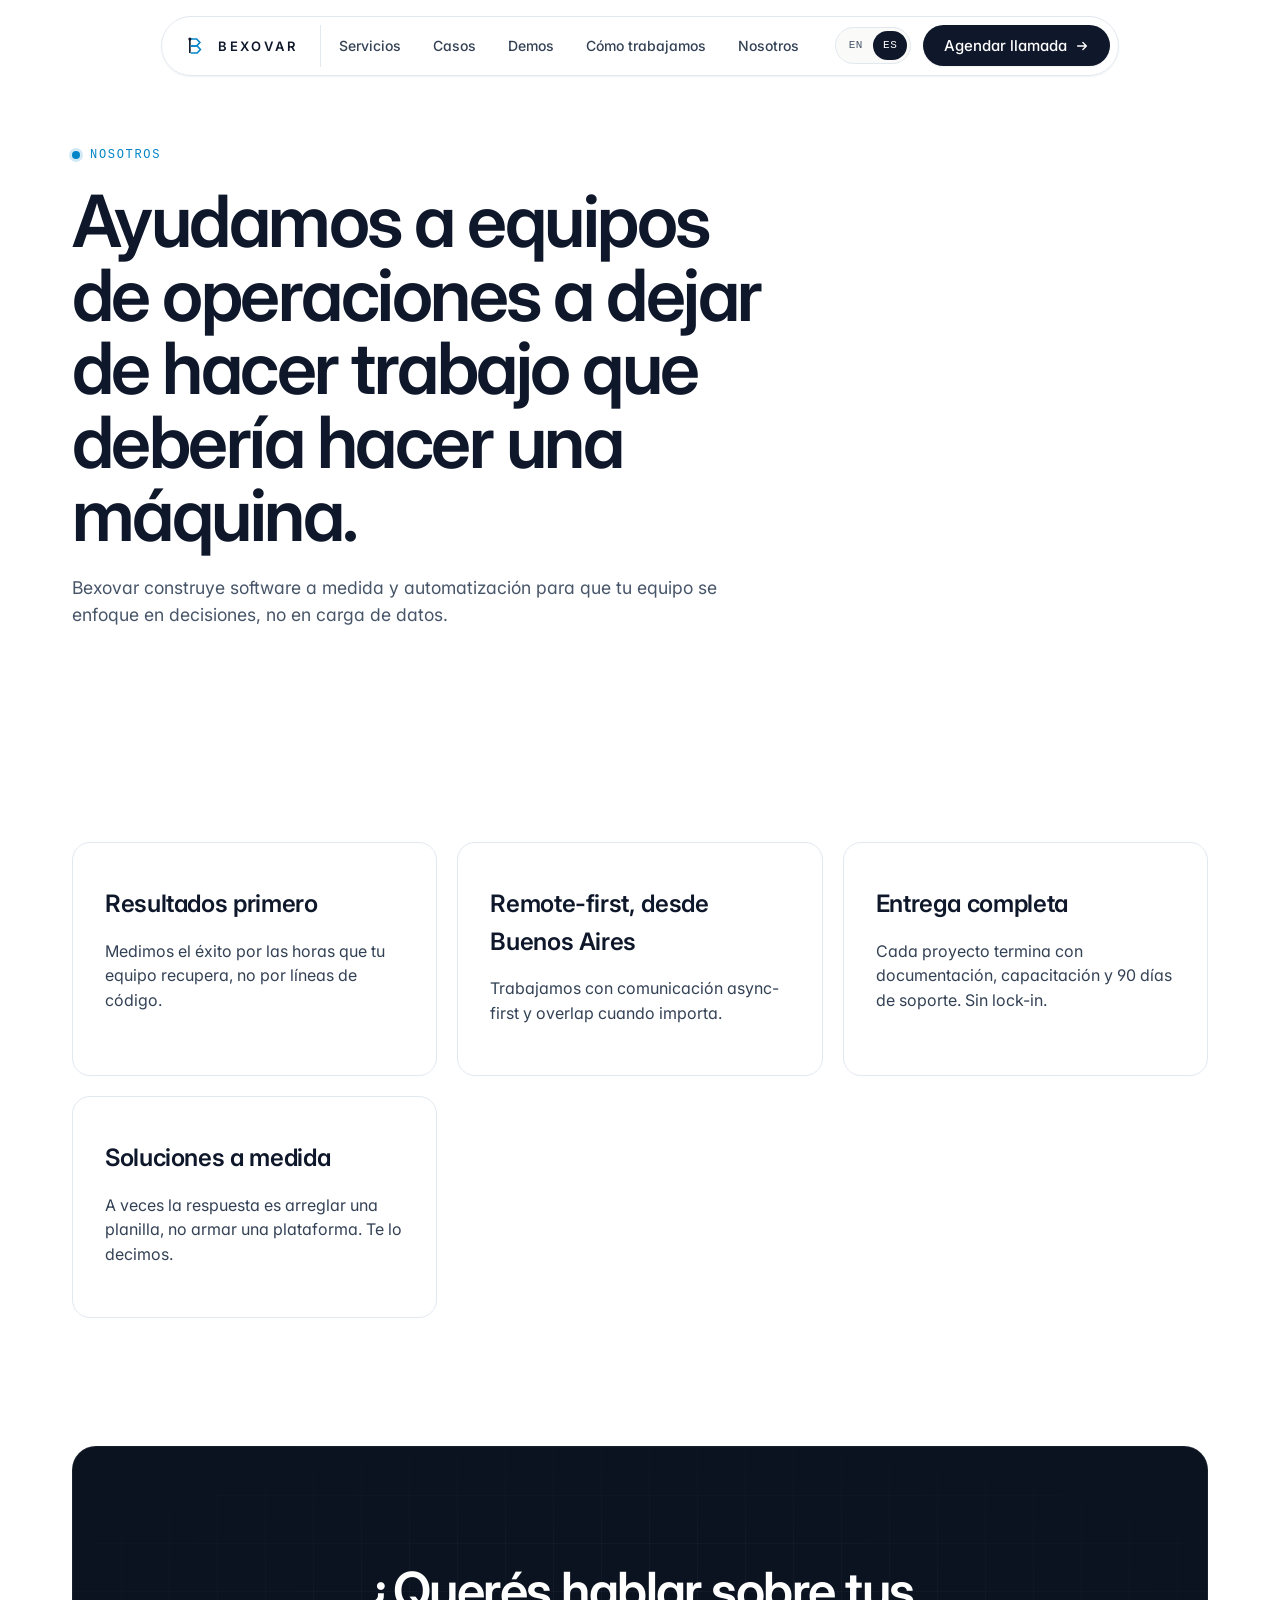
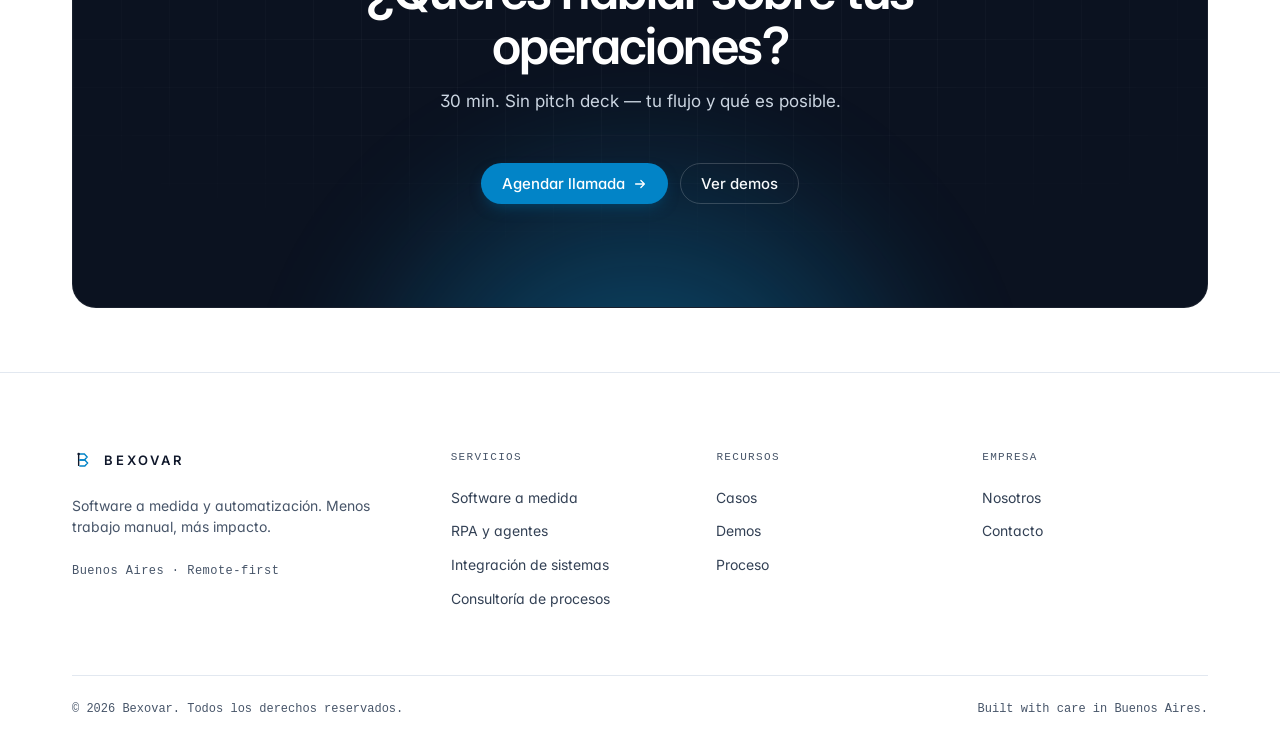
<file: about.html>
<!doctype html>
<html lang="es" data-initial-lang="es">
<head>
<meta charset="utf-8">
<meta name="viewport" content="width=device-width, initial-scale=1">
<title>Nosotros — Bexovar</title>
<meta name="description" content="Software a medida y automatización desde Buenos Aires. Conocé cómo trabajamos.">
<link rel="icon" type="image/svg+xml" href="assets/favicon.svg">
<meta property="og:title" content="Nosotros — Bexovar">
<meta property="og:description" content="Software a medida y automatización desde Buenos Aires. Conocé cómo trabajamos.">
<meta property="og:image" content="https://bexovar.com.ar/brand/bexovar-5a-1024.png">
<meta property="og:type" content="website">
<meta name="twitter:card" content="summary_large_image">
<meta name="twitter:image" content="https://bexovar.com.ar/brand/bexovar-5a-1024.png">
<link rel="preconnect" href="https://fonts.googleapis.com">
<link rel="preconnect" href="https://fonts.gstatic.com" crossorigin>
<link rel="stylesheet" href="https://fonts.googleapis.com/css2?family=Inter:wght@400;500;600;700&display=swap">
<link rel="stylesheet" href="site.css?v=8">
</head>
<body>

<a class="bx-sr-only" href="#main">Skip to content</a>

<!-- ───────── Header ───────── -->
<header class="bx-header" role="banner">
  <div class="bx-header__inner">
    <a class="bx-header__brand" href="index.html" aria-label="Bexovar home">
      <svg width="26" height="26" viewBox="0 0 48 48" fill="none" aria-hidden="true">
        <rect x="13" y="11" width="3" height="26" fill="currentColor"/>
        <path d="M16 11 L27 11 L33 17.5 L27 24 L16 24" stroke="#0284c7" stroke-width="3" stroke-linejoin="miter" fill="none"/>
        <path d="M16 24 L28 24 L34 30.5 L28 37 L16 37" stroke="#0284c7" stroke-width="3" stroke-linejoin="miter" fill="none"/>
        <circle cx="14.5" cy="11" r="2.8" fill="currentColor"/>
      </svg>
      <span>BEXOVAR</span>
    </a>
    <nav class="bx-header__nav" aria-label="Primary">
      <a href="index.html#services" data-nav="services">Services</a>
      <a href="index.html#cases"    data-nav="caseStudies">Case studies</a>
      <a href="index.html#demos"    data-nav="demos">Demos</a>
      <a href="index.html#process"  data-nav="howWeWork">How we work</a>
      <a href="about.html" data-nav="about">About</a>
    </nav>
    <div class="bx-header__right">
      <div class="bx-lang" role="group" aria-label="Language">
        <button data-bx-lang="en" aria-pressed="false">EN</button>
        <button data-bx-lang="es" aria-pressed="true">ES</button>
      </div>
      <a class="bx-btn bx-btn--primary bx-btn--arrow bx-header__cta" href="https://calendly.com/bexovar/30min" target="_blank" rel="noopener" data-cta-book>
        <span>Agendar llamada</span>
        <svg width="14" height="14" viewBox="0 0 16 16" fill="none"><path d="M3 8h10M9 4l4 4-4 4" stroke="currentColor" stroke-width="1.5" stroke-linecap="round" stroke-linejoin="round"/></svg>
      </a>
      <button class="bx-burger" aria-label="Menu" aria-expanded="false">
        <svg width="18" height="18" viewBox="0 0 24 24" fill="none"><path d="M4 7h16M4 12h16M4 17h16" stroke="currentColor" stroke-width="1.8" stroke-linecap="round"/></svg>
      </button>
    </div>
  </div>
</header>

<aside class="bx-mobile-panel" aria-label="Mobile menu">
  <a href="index.html#services" data-nav="services">Services</a>
  <a href="index.html#cases"    data-nav="caseStudies">Case studies</a>
  <a href="index.html#demos"    data-nav="demos">Demos</a>
  <a href="index.html#process"  data-nav="howWeWork">How we work</a>
  <a href="about.html"          data-nav="about">About</a>
  <div style="display:flex;justify-content:space-between;align-items:center;margin-top:14px">
    <div class="bx-lang" role="group" aria-label="Language">
      <button data-bx-lang="en" aria-pressed="false">EN</button>
      <button data-bx-lang="es" aria-pressed="true">ES</button>
    </div>
    <a class="bx-btn bx-btn--primary" href="https://calendly.com/bexovar/30min" target="_blank" rel="noopener" data-cta-book>Agendar llamada</a>
  </div>
</aside>

<main id="main">

  <!-- ───────── About Hero ───────── -->
  <section class="bx-section" style="padding-top:140px">
    <div class="bx-container">
      <div class="bx-secthead bx-reveal" style="max-width:720px">
        <span class="bx-eyebrow" id="about-eyebrow">Nosotros</span>
        <h1 class="bx-h1" style="margin-top:18px" id="about-title">Ayudamos a equipos de operaciones a dejar de hacer trabajo que debería hacer una máquina.</h1>
        <p class="bx-lede" style="margin-top:22px" id="about-subtitle">Bexovar construye software a medida y automatización para que tu equipo se enfoque en decisiones, no en carga de datos.</p>
      </div>
    </div>
  </section>

  <!-- ───────── Values ───────── -->
  <section class="bx-section bx-section--tight">
    <div class="bx-container">
      <div class="bx-services bx-stagger" id="about-values" style="grid-template-columns:repeat(auto-fit,minmax(280px,1fr))"></div>
    </div>
  </section>

  <!-- ───────── CTA ───────── -->
  <section class="bx-section bx-section--tight">
    <div class="bx-container">
      <div class="bx-cta bx-reveal">
        <div class="bx-cta__grid" aria-hidden="true"></div>
        <div class="bx-cta__glow" aria-hidden="true"></div>
        <div class="bx-cta__content">
          <h2 class="bx-h2" style="color:#fff;margin-top:14px" id="about-cta-heading">¿Querés hablar sobre tus operaciones?</h2>
          <p id="about-cta-subtitle">30 min. Sin pitch deck — tu flujo y qué es posible.</p>
          <div class="bx-cta__ctas">
            <a class="bx-btn bx-btn--accent bx-btn--arrow" href="https://calendly.com/bexovar/30min" target="_blank" rel="noopener">
              <span data-cta-book>Agendar llamada</span>
              <svg width="14" height="14" viewBox="0 0 16 16" fill="none"><path d="M3 8h10M9 4l4 4-4 4" stroke="currentColor" stroke-width="1.5" stroke-linecap="round" stroke-linejoin="round"/></svg>
            </a>
            <a class="bx-btn bx-btn--ghost" href="index.html#demos" data-cta-demos>Ver demos</a>
          </div>
        </div>
      </div>
    </div>
  </section>

  <!-- ───────── Footer ───────── -->
  <footer class="bx-footer" role="contentinfo">
    <div class="bx-container">
      <div class="bx-footer__grid">
        <div class="bx-footer__brand">
          <a class="bx-header__brand" href="index.html" aria-label="Bexovar home">
            <svg width="22" height="22" viewBox="0 0 48 48" fill="none" aria-hidden="true">
              <rect x="13" y="11" width="3" height="26" fill="currentColor"/>
              <path d="M16 11 L27 11 L33 17.5 L27 24 L16 24" stroke="#0284c7" stroke-width="3" stroke-linejoin="miter" fill="none"/>
              <path d="M16 24 L28 24 L34 30.5 L28 37 L16 37" stroke="#0284c7" stroke-width="3" stroke-linejoin="miter" fill="none"/>
              <circle cx="14.5" cy="11" r="2.8" fill="currentColor"/>
            </svg>
            <span>BEXOVAR</span>
          </a>
          <p data-txt="footer.tagline"></p>
          <div class="bx-mono bx-mt" data-txt="footer.location" style="font-size:12px;letter-spacing:0.04em;color:var(--bx-ink-50)">Buenos Aires · Remote-first</div>
        </div>
        <div class="bx-footer__col">
          <h4 data-txt="footer.servicesHeading">Servicios</h4>
          <div id="footer-services"></div>
        </div>
        <div class="bx-footer__col">
          <h4 data-txt="footer.resourcesHeading">Recursos</h4>
          <div id="footer-resources"></div>
        </div>
        <div class="bx-footer__col">
          <h4 data-txt="footer.companyHeading">Empresa</h4>
          <div id="footer-company"></div>
        </div>
      </div>
      <div class="bx-footer__bottom">
        <span data-txt="footer.copyright">© 2026 Bexovar. Todos los derechos reservados.</span>
        <span>Built with care in Buenos Aires.</span>
      </div>
    </div>
  </footer>

</main>

<script src="i18n.js?v=3"></script>
<script src="site.js?v=2"></script>
<script>
(function () {
  function render() {
    const lang = document.documentElement.dataset.lang;
    const t = window.BX_I18N[lang];
    const a = t.about;

    // Nav text
    document.querySelectorAll('[data-nav]').forEach(el => {
      const key = el.dataset.nav;
      if (t.nav[key]) el.textContent = t.nav[key];
    });

    // CTA button text
    document.querySelectorAll('[data-cta-book]').forEach(el => {
      const span = el.querySelector('span');
      if (span) span.textContent = t.cta.book; else el.textContent = t.cta.book;
    });
    document.querySelectorAll('[data-cta-demos]').forEach(el => el.textContent = t.cta.seeDemos);

    // Text bindings
    document.querySelectorAll('[data-txt]').forEach(el => {
      const path = el.dataset.txt.split('.');
      let v = t;
      for (const p of path) v = v?.[p];
      if (typeof v === 'string') el.textContent = v;
    });

    // About content
    document.getElementById('about-eyebrow').textContent = t.nav.about;
    document.getElementById('about-title').textContent = a.title;
    document.getElementById('about-subtitle').textContent = a.subtitle;
    document.getElementById('about-cta-heading').textContent = a.ctaHeading;
    document.getElementById('about-cta-subtitle').textContent = a.ctaSubtitle;

    // Values grid
    const grid = document.getElementById('about-values');
    grid.innerHTML = a.values.map(v => `
      <div class="bx-service bx-reveal" style="cursor:default">
        <h3 class="bx-service__title">${bxEscape(v.title)}</h3>
        <p class="bx-service__tagline">${bxEscape(v.body)}</p>
      </div>
    `).join('');

    // Footer
    const svcLinks = t.services.items.map(s => `<a href="services/${bxEscape(s.slug)}.html">${bxEscape(s.title)}</a>`).join('');
    document.getElementById('footer-services').innerHTML = svcLinks;
    document.getElementById('footer-resources').innerHTML = t.footer.resources.map(l => `<a href="${bxEscape(l.href)}">${bxEscape(l.label)}</a>`).join('');
    document.getElementById('footer-company').innerHTML  = t.footer.companyLinks.map(l => `<a href="${bxEscape(l.href)}">${bxEscape(l.label)}</a>`).join('');

    // Re-observe reveals
    if ('IntersectionObserver' in window && document.documentElement.dataset.reveal === 'on') {
      const io = new IntersectionObserver((entries) => {
        entries.forEach(e => {
          if (e.isIntersecting) { e.target.dataset.visible = 'true'; io.unobserve(e.target); }
        });
      }, { rootMargin: '0px 0px -5% 0px', threshold: 0.01 });
      document.querySelectorAll('.bx-reveal:not([data-visible="true"])').forEach(el => io.observe(el));
    }

    // Stagger
    document.querySelectorAll('.bx-stagger').forEach((group) => {
      [...group.querySelectorAll('.bx-reveal')].forEach((el, i) => {
        el.style.setProperty('--bx-reveal-delay', `${i * 70}ms`);
      });
    });
  }

  window.bxRender = render;
  document.addEventListener('DOMContentLoaded', render);
})();
</script>

</body>
</html>
</file>
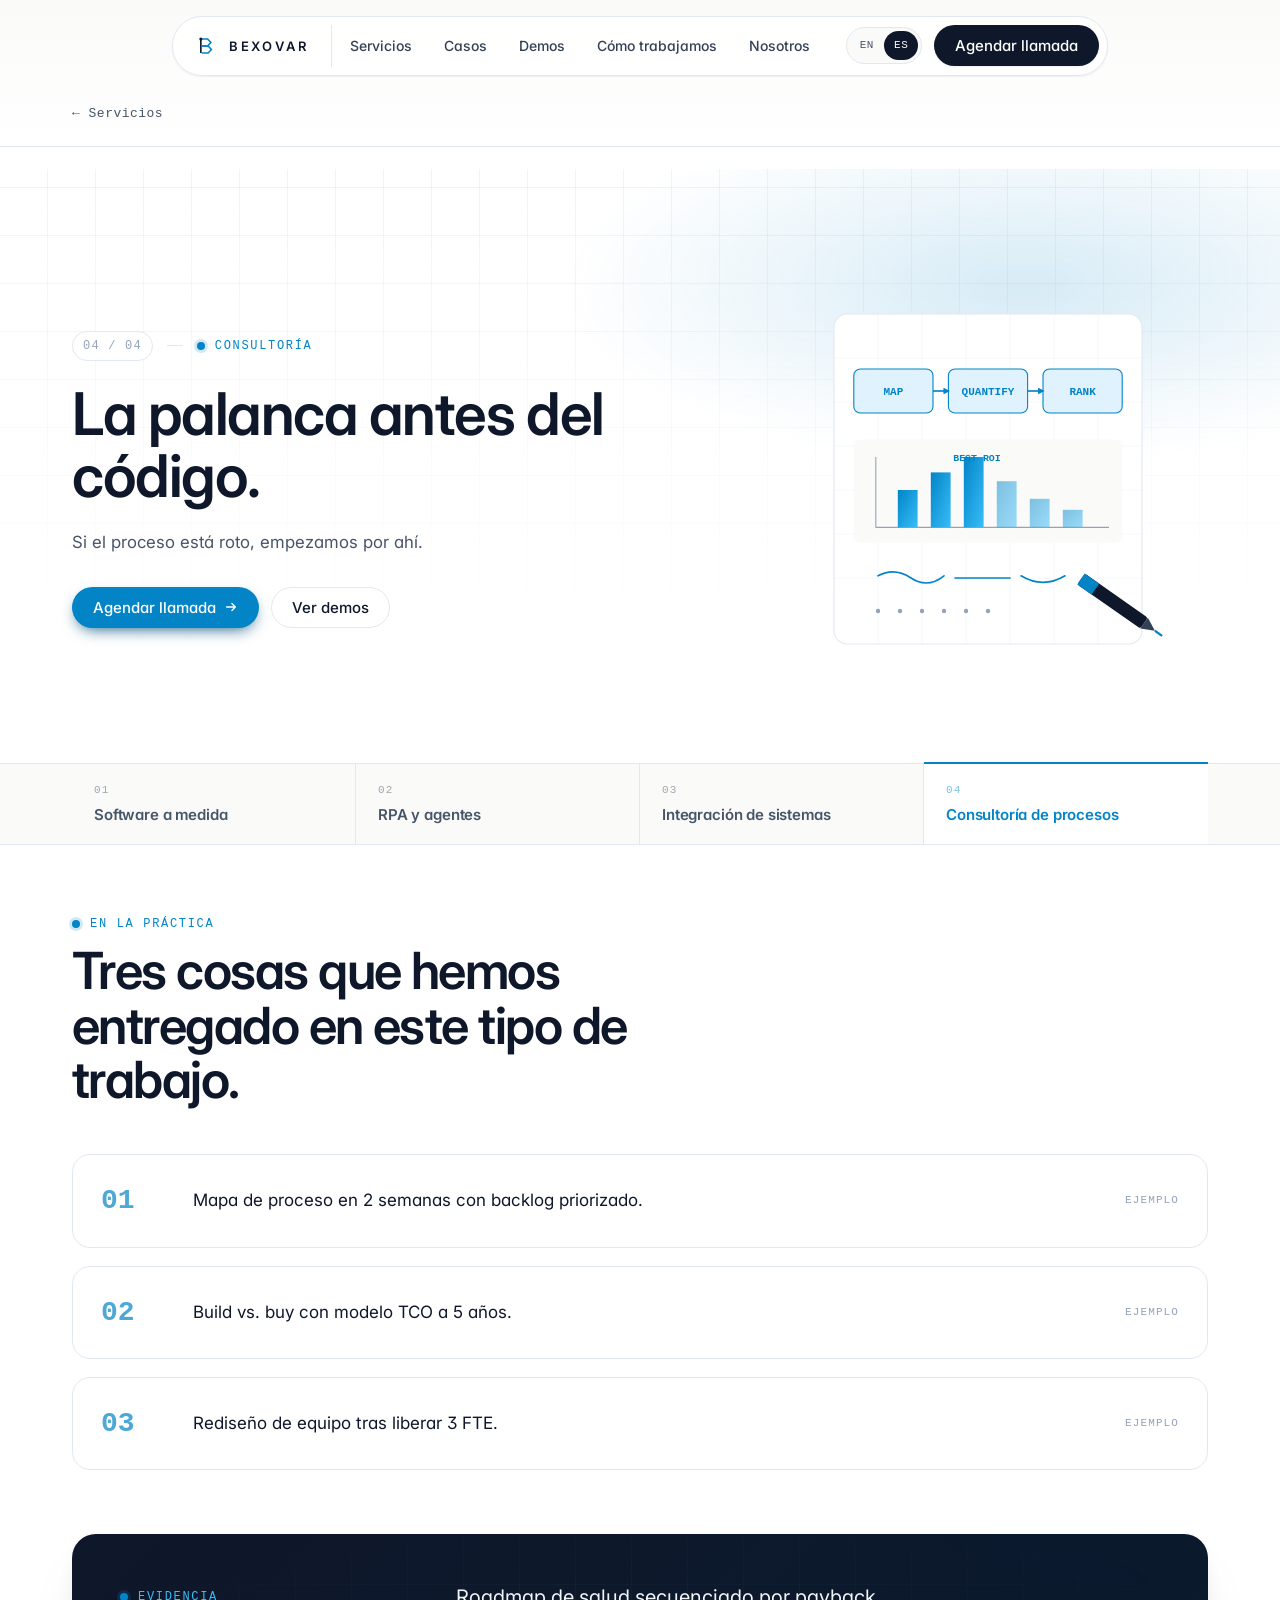
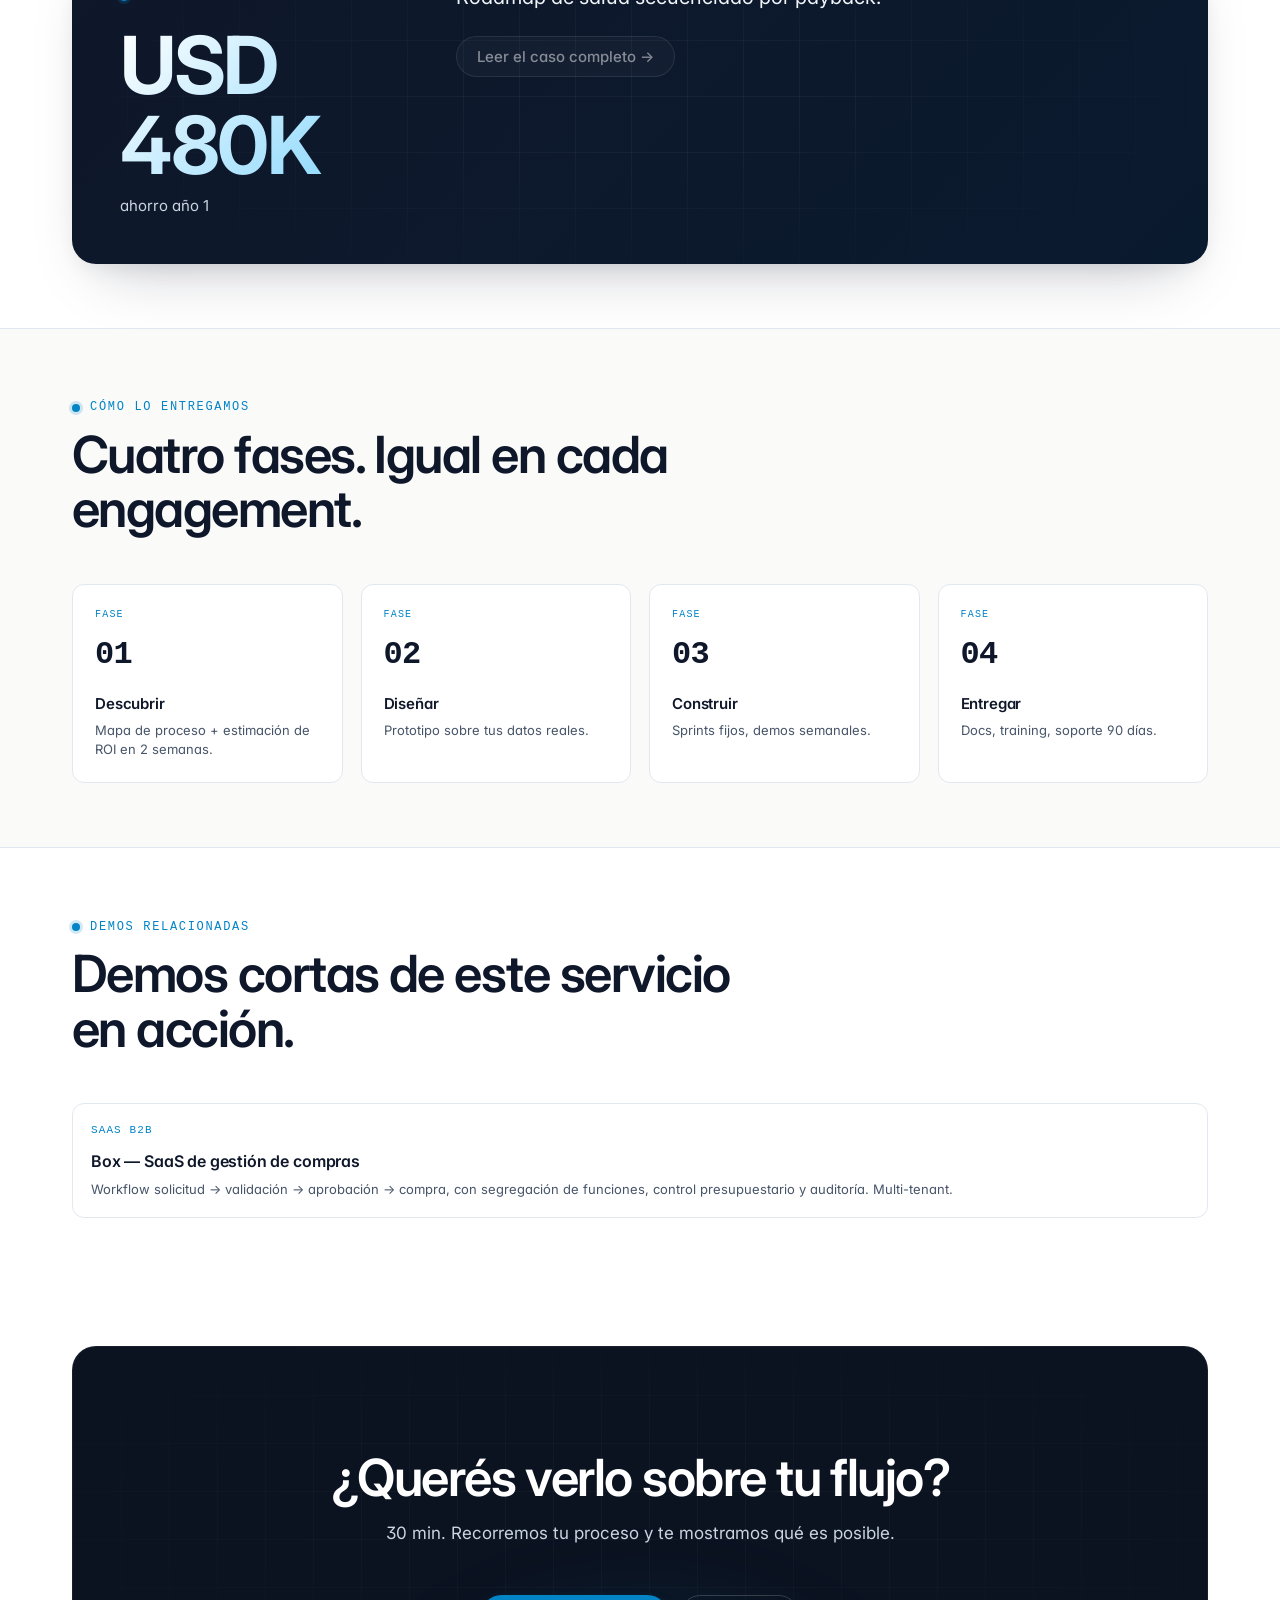
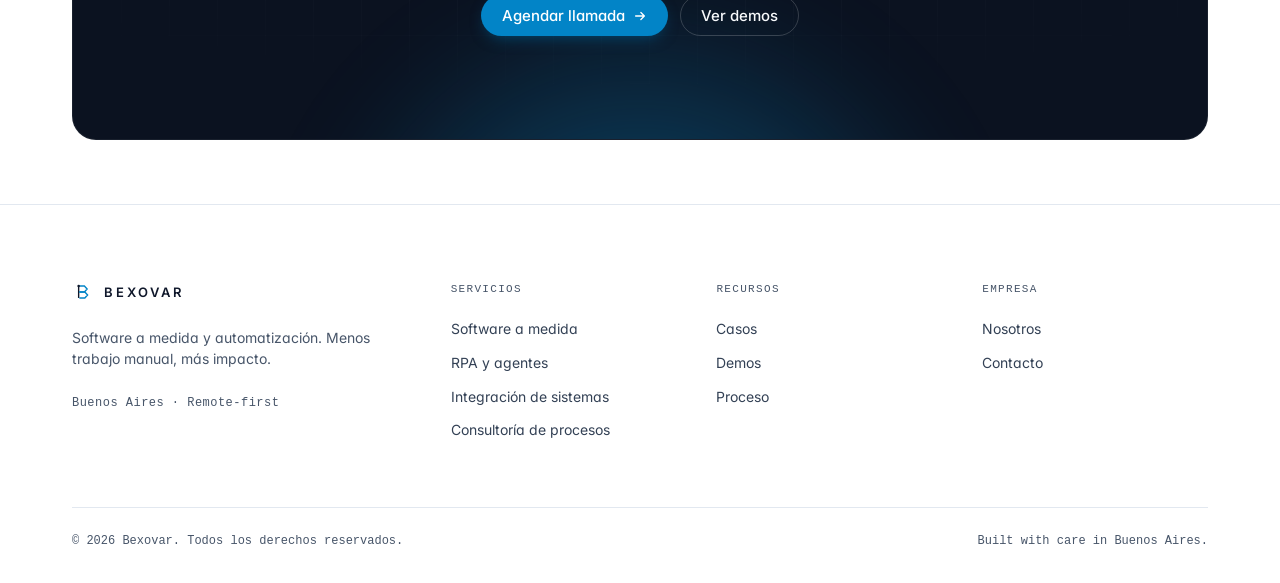
<file: services/consulting.html>
<!doctype html>
<html lang="es" data-initial-lang="es">
<head>
<meta charset="utf-8">
<meta name="viewport" content="width=device-width, initial-scale=1">
<title>Consultoría de procesos — Bexovar</title>
<meta name="description" content="Diagnóstico de procesos y roadmaps con ROI. A veces la respuesta no es software.">
<link rel="icon" type="image/svg+xml" href="../assets/favicon.svg">
<meta property="og:image" content="https://bexovar.com.ar/brand/bexovar-5a-1024.png">
<meta property="og:type" content="website">
<meta name="twitter:card" content="summary_large_image">
<meta name="twitter:image" content="https://bexovar.com.ar/brand/bexovar-5a-1024.png">
<link rel="preconnect" href="https://fonts.googleapis.com">
<link rel="preconnect" href="https://fonts.gstatic.com" crossorigin>
<link rel="stylesheet" href="https://fonts.googleapis.com/css2?family=Inter:wght@400;500;600;700&display=swap">
<link rel="stylesheet" href="../site.css?v=8">
<link rel="stylesheet" href="service.css?v=4">
</head>
<body data-service-slug="consulting">

<a class="bx-sr-only" href="#main">Skip to content</a>

<!-- ───────── Header (same as home, links go up one level) ───────── -->
<header class="bx-header" role="banner">
  <div class="bx-header__inner">
    <a class="bx-header__brand" href="../index.html" aria-label="Bexovar home">
      <svg width="26" height="26" viewBox="0 0 48 48" fill="none" aria-hidden="true">
        <rect x="13" y="11" width="3" height="26" fill="currentColor"/>
        <path d="M16 11 L27 11 L33 17.5 L27 24 L16 24" stroke="#0284c7" stroke-width="3" stroke-linejoin="miter" fill="none"/>
        <path d="M16 24 L28 24 L34 30.5 L28 37 L16 37" stroke="#0284c7" stroke-width="3" stroke-linejoin="miter" fill="none"/>
        <circle cx="14.5" cy="11" r="2.8" fill="currentColor"/>
      </svg>
      <span>BEXOVAR</span>
    </a>
    <nav class="bx-header__nav" aria-label="Primary">
      <a href="../index.html#services" data-nav="services">Services</a>
      <a href="../index.html#cases"    data-nav="caseStudies">Case studies</a>
      <a href="../index.html#demos"    data-nav="demos">Demos</a>
      <a href="../index.html#process"  data-nav="howWeWork">How we work</a>
      <a href="../about.html" data-nav="about">About</a>
    </nav>
    <div class="bx-header__right">
      <div class="bx-lang" role="group" aria-label="Language">
        <button data-bx-lang="en" aria-pressed="false">EN</button>
        <button data-bx-lang="es" aria-pressed="true">ES</button>
      </div>
      <a class="bx-btn bx-btn--primary bx-btn--arrow bx-header__cta" href="https://calendly.com/bexovar/30min" target="_blank" rel="noopener" data-cta-book>
        <span>Book a call</span>
        <svg width="14" height="14" viewBox="0 0 16 16" fill="none"><path d="M3 8h10M9 4l4 4-4 4" stroke="currentColor" stroke-width="1.5" stroke-linecap="round" stroke-linejoin="round"/></svg>
      </a>
      <button class="bx-burger" aria-label="Menu" aria-expanded="false">
        <svg width="18" height="18" viewBox="0 0 24 24" fill="none"><path d="M4 7h16M4 12h16M4 17h16" stroke="currentColor" stroke-width="1.8" stroke-linecap="round"/></svg>
      </button>
    </div>
  </div>
</header>

<main id="main">

  <!-- ───────── Breadcrumb ───────── -->
  <nav class="bx-breadcrumb" aria-label="Breadcrumb">
    <div class="bx-container">
      <a href="../index.html" data-txt="serviceDetail.backToServices">← All services</a>
    </div>
  </nav>

  <!-- ───────── Hero ───────── -->
  <section class="svc-hero">
    <div class="svc-hero__grid-bg" aria-hidden="true"></div>
    <div class="bx-container">
      <div class="svc-hero__inner">
        <div class="svc-hero__left">
          <div class="svc-hero__meta">
            <span class="svc-hero__num" id="svc-num">01 / 04</span>
            <span class="svc-hero__sep"></span>
            <span class="bx-eyebrow" id="svc-eyebrow">Custom Software</span>
          </div>
          <h1 class="svc-hero__title bx-h1" id="svc-title">Internal tools shaped to how your team actually works.</h1>
          <p class="svc-hero__body" id="svc-body">We build focused, maintainable apps that replace the spreadsheet-and-email duct tape your team has outgrown.</p>
          <div class="svc-hero__ctas">
            <a class="bx-btn bx-btn--accent bx-btn--arrow" href="https://calendly.com/bexovar/30min" target="_blank" rel="noopener">
              <span data-cta-book>Book a call</span>
              <svg width="14" height="14" viewBox="0 0 16 16" fill="none"><path d="M3 8h10M9 4l4 4-4 4" stroke="currentColor" stroke-width="1.5" stroke-linecap="round" stroke-linejoin="round"/></svg>
            </a>
            <a class="bx-btn bx-btn--ghost" href="../index.html#demos" data-cta-demos>See demos</a>
          </div>
        </div>

        <!-- Right: service-specific motif -->
        <div class="svc-hero__art" aria-hidden="true">
          <div class="svc-motif" id="svc-motif"></div>
        </div>
      </div>
    </div>
  </section>

  <!-- ───────── Service nav (sibling services) ───────── -->
  <section class="svc-siblings">
    <div class="bx-container">
      <div class="svc-siblings__row" id="svc-siblings"></div>
    </div>
  </section>

  <!-- ───────── Examples ───────── -->
  <section class="bx-section bx-section--tight">
    <div class="bx-container">
      <div class="bx-secthead">
        <span class="bx-eyebrow" data-txt="serviceDetail.examplesHeading">What this looks like in practice</span>
        <h2 class="bx-h2" id="examples-h">Three things we've shipped in this bucket.</h2>
      </div>
      <ol class="svc-examples" id="svc-examples"></ol>
    </div>
  </section>

  <!-- ───────── Mini case ───────── -->
  <section class="bx-section bx-section--tight" style="padding-top:0">
    <div class="bx-container">
      <div class="svc-minicase">
        <div class="svc-minicase__num">
          <span class="bx-eyebrow" data-txt="serviceDetail.miniCaseHeading">Evidence</span>
          <div class="svc-minicase__stat" id="mc-stat">—</div>
          <div class="svc-minicase__label" id="mc-label">—</div>
        </div>
        <div class="svc-minicase__body">
          <p id="mc-summary">—</p>
          <span class="bx-btn bx-btn--ghost bx-mt" style="opacity:0.5;cursor:default" id="mc-readmore">Coming soon</span>
        </div>
        <!-- decorative grid -->
        <div class="svc-minicase__grid" aria-hidden="true"></div>
      </div>
    </div>
  </section>

  <!-- ───────── Process recap ───────── -->
  <section class="bx-section bx-section--tight" style="background:var(--bx-bg-soft);border-top:1px solid var(--bx-line);border-bottom:1px solid var(--bx-line)">
    <div class="bx-container">
      <div class="bx-secthead">
        <span class="bx-eyebrow" data-txt="serviceDetail.processHeading">How we deliver</span>
        <h2 class="bx-h2" id="svc-process-title">Four phases. Same for every engagement.</h2>
      </div>
      <div class="svc-process" id="svc-process"></div>
    </div>
  </section>

  <!-- ───────── Related demos ───────── -->
  <section class="bx-section bx-section--tight">
    <div class="bx-container">
      <div class="bx-secthead">
        <span class="bx-eyebrow" data-txt="serviceDetail.demosHeading">Related demos</span>
        <h2 class="bx-h2" id="related-demos-h">Short demos that show this service in action.</h2>
      </div>
      <div class="svc-demos" id="svc-related-demos"></div>
    </div>
  </section>

  <!-- ───────── CTA ───────── -->
  <section class="bx-section bx-section--tight">
    <div class="bx-container">
      <div class="bx-cta">
        <div class="bx-cta__grid" aria-hidden="true"></div>
        <div class="bx-cta__glow" aria-hidden="true"></div>
        <div class="bx-cta__content">
          <h2 class="bx-h2" style="color:#fff" data-txt="serviceDetail.ctaHeading">Ready to see what this looks like on your workflow?</h2>
          <p data-txt="serviceDetail.ctaSubtitle">30-min call. We'll walk through your process and show what's possible.</p>
          <div class="bx-cta__ctas">
            <a class="bx-btn bx-btn--accent bx-btn--arrow" href="https://calendly.com/bexovar/30min" target="_blank" rel="noopener">
              <span data-cta-book>Book a call</span>
              <svg width="14" height="14" viewBox="0 0 16 16" fill="none"><path d="M3 8h10M9 4l4 4-4 4" stroke="currentColor" stroke-width="1.5" stroke-linecap="round" stroke-linejoin="round"/></svg>
            </a>
            <a class="bx-btn bx-btn--ghost" href="../index.html#demos" data-cta-demos>See demos</a>
          </div>
        </div>
      </div>
    </div>
  </section>

  <!-- ───────── Footer ───────── -->
  <footer class="bx-footer" role="contentinfo">
    <div class="bx-container">
      <div class="bx-footer__grid">
        <div class="bx-footer__brand">
          <a class="bx-header__brand" href="../index.html" aria-label="Bexovar home">
            <svg width="22" height="22" viewBox="0 0 48 48" fill="none" aria-hidden="true">
              <rect x="13" y="11" width="3" height="26" fill="currentColor"/>
              <path d="M16 11 L27 11 L33 17.5 L27 24 L16 24" stroke="#0284c7" stroke-width="3" stroke-linejoin="miter" fill="none"/>
              <path d="M16 24 L28 24 L34 30.5 L28 37 L16 37" stroke="#0284c7" stroke-width="3" stroke-linejoin="miter" fill="none"/>
              <circle cx="14.5" cy="11" r="2.8" fill="currentColor"/>
            </svg>
            <span>BEXOVAR</span>
          </a>
          <p data-txt="footer.tagline"></p>
          <div class="bx-mono bx-mt" data-txt="footer.location" style="font-size:12px;letter-spacing:0.04em;color:var(--bx-ink-50)">Buenos Aires · Remote-first</div>
        </div>
        <div class="bx-footer__col">
          <h4 data-txt="footer.servicesHeading">Services</h4>
          <div id="footer-services"></div>
        </div>
        <div class="bx-footer__col">
          <h4 data-txt="footer.resourcesHeading">Resources</h4>
          <div id="footer-resources"></div>
        </div>
        <div class="bx-footer__col">
          <h4 data-txt="footer.companyHeading">Company</h4>
          <div id="footer-company"></div>
        </div>
      </div>
      <div class="bx-footer__bottom">
        <span data-txt="footer.copyright">© 2026 Bexovar. All rights reserved.</span>
        <span>Built with care in Buenos Aires.</span>
      </div>
    </div>
  </footer>

</main>

<aside class="bx-mobile-panel" aria-label="Mobile menu">
  <a href="../index.html#services" data-nav="services">Services</a>
  <a href="../index.html#cases"    data-nav="caseStudies">Case studies</a>
  <a href="../index.html#demos"    data-nav="demos">Demos</a>
  <a href="../index.html#process"  data-nav="howWeWork">How we work</a>
  <a href="../index.html#cta"      data-nav="about">About</a>
  <div style="display:flex;justify-content:space-between;align-items:center;margin-top:14px">
    <div class="bx-lang" role="group" aria-label="Language">
      <button data-bx-lang="en" aria-pressed="false">EN</button>
      <button data-bx-lang="es" aria-pressed="true">ES</button>
    </div>
    <a class="bx-btn bx-btn--primary" href="https://calendly.com/bexovar/30min" target="_blank" rel="noopener" data-cta-book>Book a call</a>
  </div>
</aside>

<script src="../i18n.js?v=3"></script>
<script src="../site.js?v=2"></script>
<script src="service.js?v=4"></script>

</body>
</html>
</file>
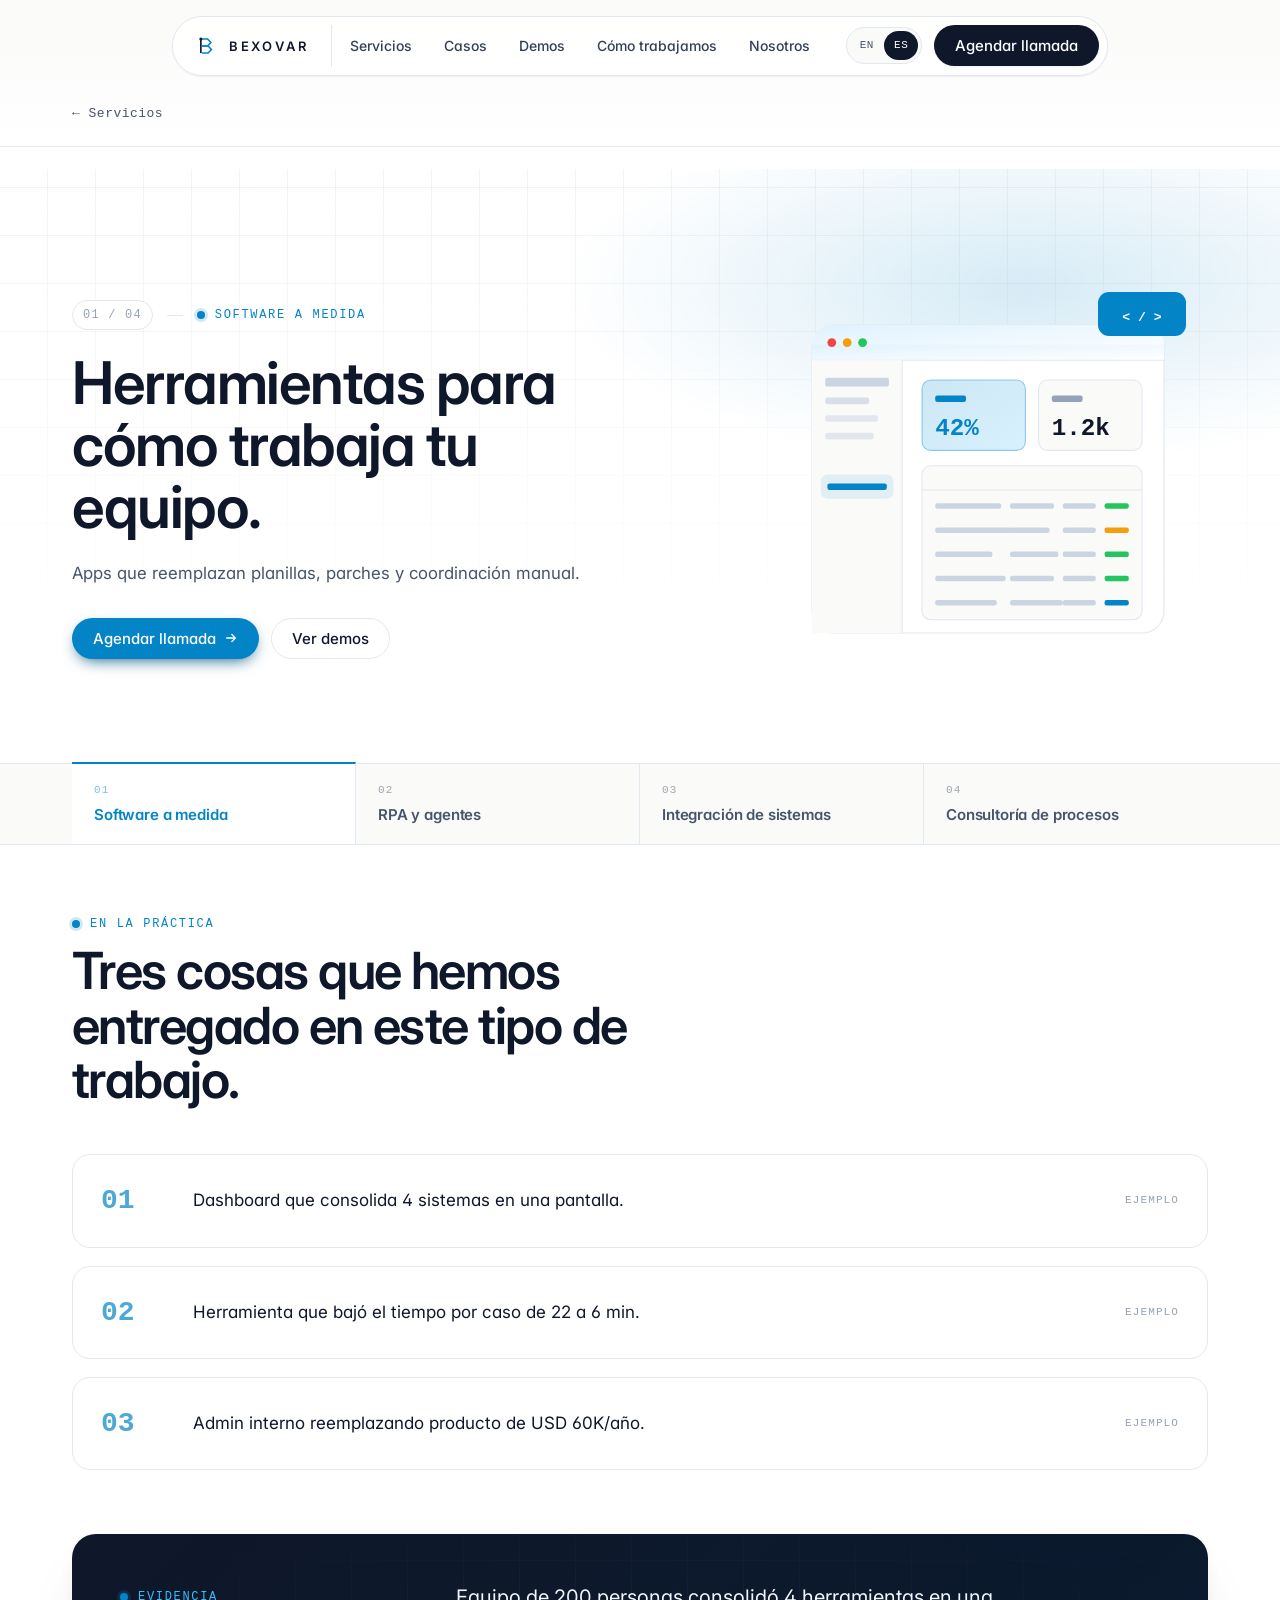
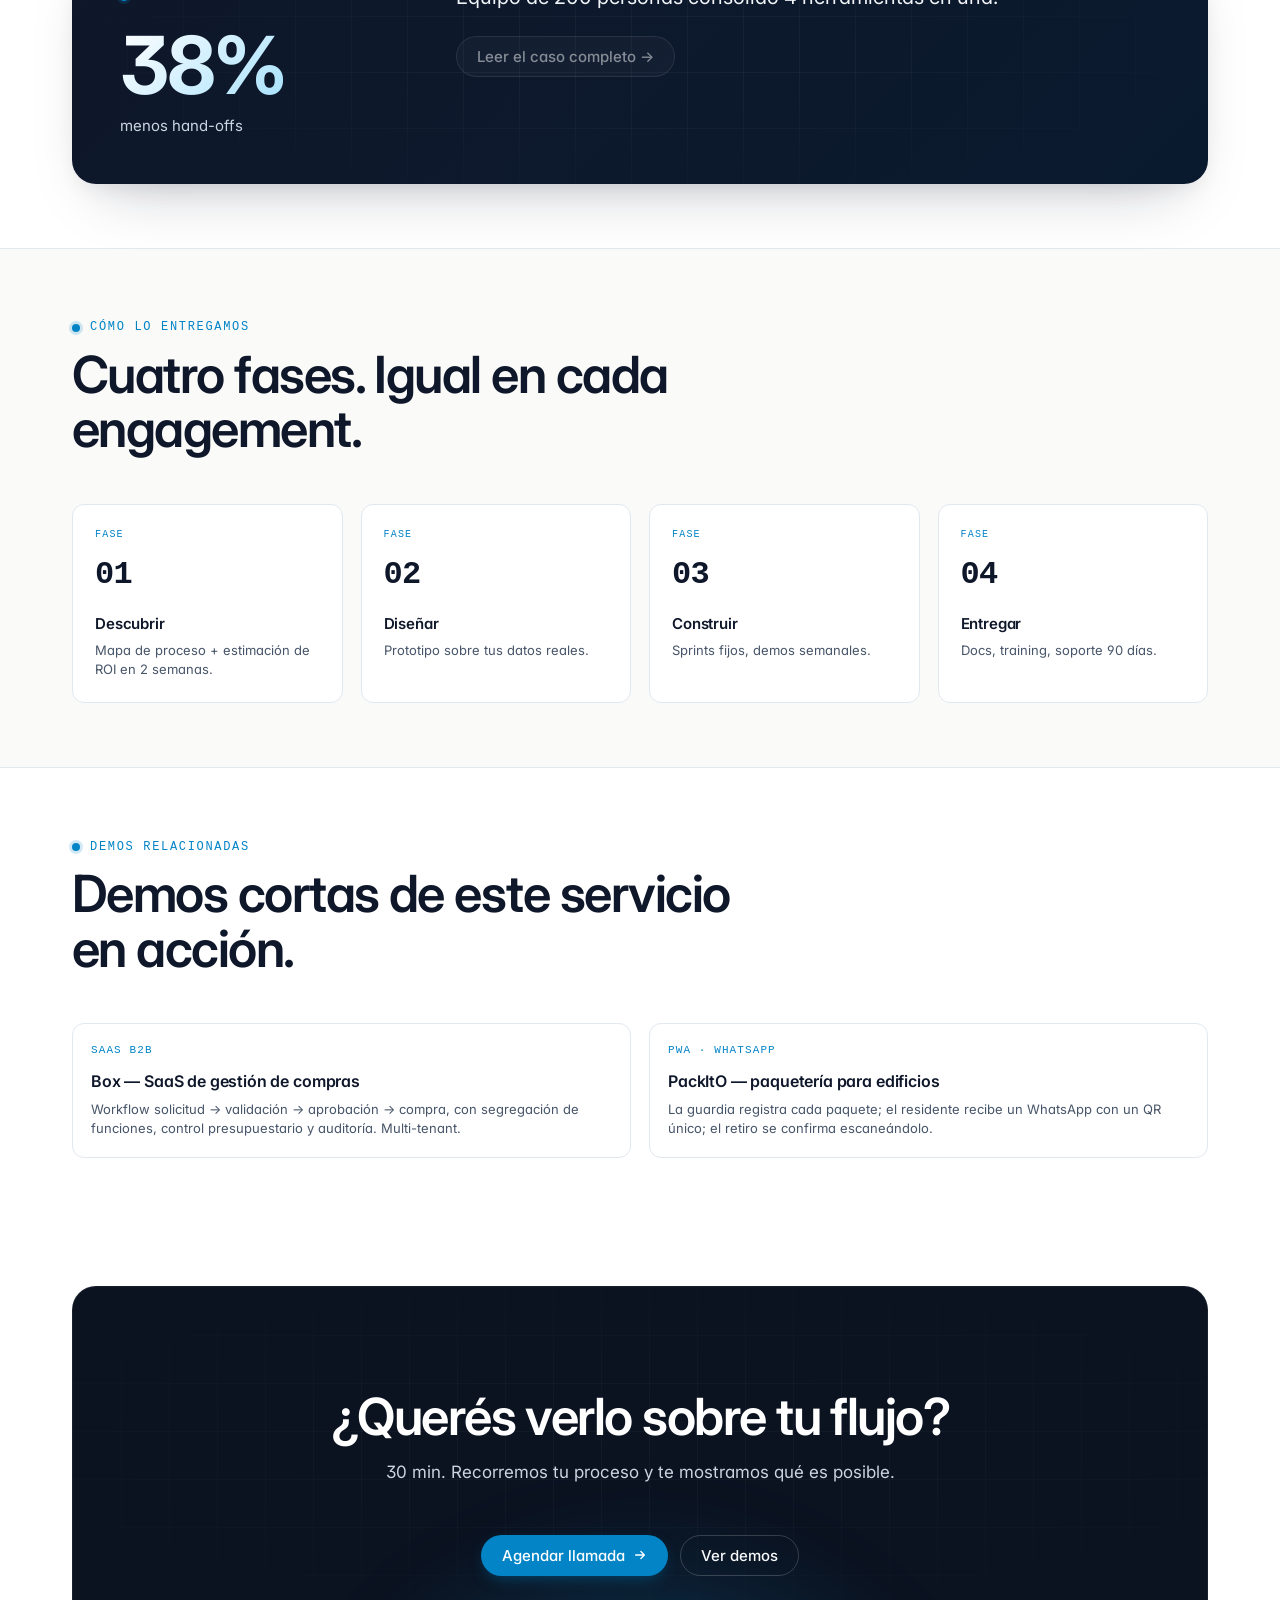
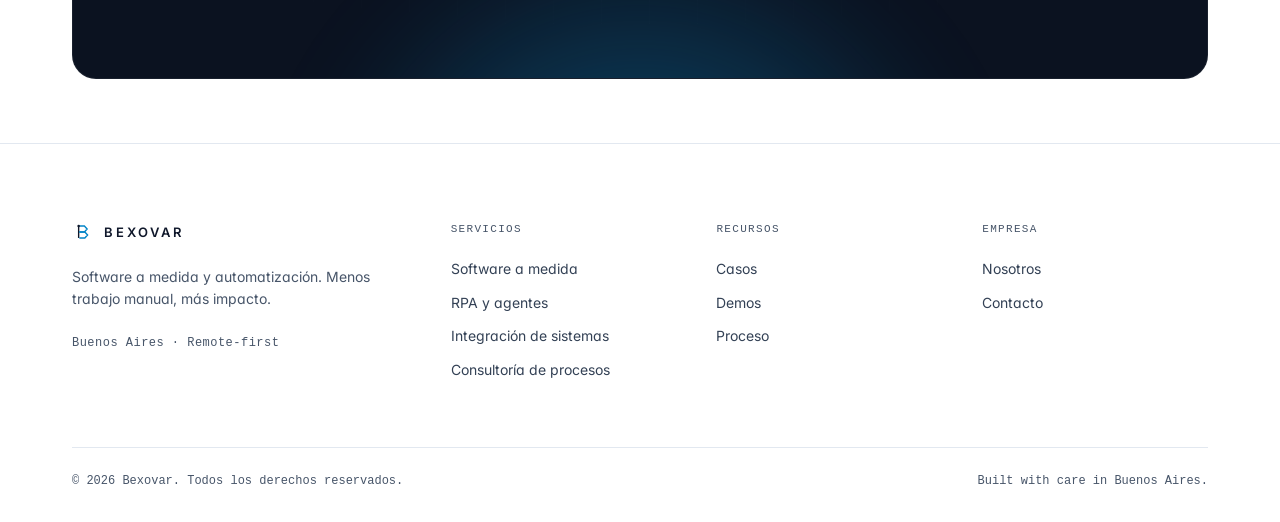
<file: services/custom-software.html>
<!doctype html>
<html lang="es" data-initial-lang="es">
<head>
<meta charset="utf-8">
<meta name="viewport" content="width=device-width, initial-scale=1">
<title>Software a medida — Bexovar</title>
<meta name="description" content="Herramientas internas a medida que reemplazan planillas, parches y coordinación manual.">
<link rel="icon" type="image/svg+xml" href="../assets/favicon.svg">
<meta property="og:image" content="https://bexovar.com.ar/brand/bexovar-5a-1024.png">
<meta property="og:type" content="website">
<meta name="twitter:card" content="summary_large_image">
<meta name="twitter:image" content="https://bexovar.com.ar/brand/bexovar-5a-1024.png">
<link rel="preconnect" href="https://fonts.googleapis.com">
<link rel="preconnect" href="https://fonts.gstatic.com" crossorigin>
<link rel="stylesheet" href="https://fonts.googleapis.com/css2?family=Inter:wght@400;500;600;700&display=swap">
<link rel="stylesheet" href="../site.css?v=8">
<link rel="stylesheet" href="service.css?v=4">
</head>
<body data-service-slug="custom-software">

<a class="bx-sr-only" href="#main">Skip to content</a>

<!-- ───────── Header (same as home, links go up one level) ───────── -->
<header class="bx-header" role="banner">
  <div class="bx-header__inner">
    <a class="bx-header__brand" href="../index.html" aria-label="Bexovar home">
      <svg width="26" height="26" viewBox="0 0 48 48" fill="none" aria-hidden="true">
        <rect x="13" y="11" width="3" height="26" fill="currentColor"/>
        <path d="M16 11 L27 11 L33 17.5 L27 24 L16 24" stroke="#0284c7" stroke-width="3" stroke-linejoin="miter" fill="none"/>
        <path d="M16 24 L28 24 L34 30.5 L28 37 L16 37" stroke="#0284c7" stroke-width="3" stroke-linejoin="miter" fill="none"/>
        <circle cx="14.5" cy="11" r="2.8" fill="currentColor"/>
      </svg>
      <span>BEXOVAR</span>
    </a>
    <nav class="bx-header__nav" aria-label="Primary">
      <a href="../index.html#services" data-nav="services">Services</a>
      <a href="../index.html#cases"    data-nav="caseStudies">Case studies</a>
      <a href="../index.html#demos"    data-nav="demos">Demos</a>
      <a href="../index.html#process"  data-nav="howWeWork">How we work</a>
      <a href="../about.html" data-nav="about">About</a>
    </nav>
    <div class="bx-header__right">
      <div class="bx-lang" role="group" aria-label="Language">
        <button data-bx-lang="en" aria-pressed="false">EN</button>
        <button data-bx-lang="es" aria-pressed="true">ES</button>
      </div>
      <a class="bx-btn bx-btn--primary bx-btn--arrow bx-header__cta" href="https://calendly.com/bexovar/30min" target="_blank" rel="noopener" data-cta-book>
        <span>Book a call</span>
        <svg width="14" height="14" viewBox="0 0 16 16" fill="none"><path d="M3 8h10M9 4l4 4-4 4" stroke="currentColor" stroke-width="1.5" stroke-linecap="round" stroke-linejoin="round"/></svg>
      </a>
      <button class="bx-burger" aria-label="Menu" aria-expanded="false">
        <svg width="18" height="18" viewBox="0 0 24 24" fill="none"><path d="M4 7h16M4 12h16M4 17h16" stroke="currentColor" stroke-width="1.8" stroke-linecap="round"/></svg>
      </button>
    </div>
  </div>
</header>

<main id="main">

  <!-- ───────── Breadcrumb ───────── -->
  <nav class="bx-breadcrumb" aria-label="Breadcrumb">
    <div class="bx-container">
      <a href="../index.html" data-txt="serviceDetail.backToServices">← All services</a>
    </div>
  </nav>

  <!-- ───────── Hero ───────── -->
  <section class="svc-hero">
    <div class="svc-hero__grid-bg" aria-hidden="true"></div>
    <div class="bx-container">
      <div class="svc-hero__inner">
        <div class="svc-hero__left">
          <div class="svc-hero__meta">
            <span class="svc-hero__num" id="svc-num">01 / 04</span>
            <span class="svc-hero__sep"></span>
            <span class="bx-eyebrow" id="svc-eyebrow">Custom Software</span>
          </div>
          <h1 class="svc-hero__title bx-h1" id="svc-title">Internal tools shaped to how your team actually works.</h1>
          <p class="svc-hero__body" id="svc-body">We build focused, maintainable apps that replace the spreadsheet-and-email duct tape your team has outgrown.</p>
          <div class="svc-hero__ctas">
            <a class="bx-btn bx-btn--accent bx-btn--arrow" href="https://calendly.com/bexovar/30min" target="_blank" rel="noopener">
              <span data-cta-book>Book a call</span>
              <svg width="14" height="14" viewBox="0 0 16 16" fill="none"><path d="M3 8h10M9 4l4 4-4 4" stroke="currentColor" stroke-width="1.5" stroke-linecap="round" stroke-linejoin="round"/></svg>
            </a>
            <a class="bx-btn bx-btn--ghost" href="../index.html#demos" data-cta-demos>See demos</a>
          </div>
        </div>

        <!-- Right: service-specific motif -->
        <div class="svc-hero__art" aria-hidden="true">
          <div class="svc-motif" id="svc-motif"></div>
        </div>
      </div>
    </div>
  </section>

  <!-- ───────── Service nav (sibling services) ───────── -->
  <section class="svc-siblings">
    <div class="bx-container">
      <div class="svc-siblings__row" id="svc-siblings"></div>
    </div>
  </section>

  <!-- ───────── Examples ───────── -->
  <section class="bx-section bx-section--tight">
    <div class="bx-container">
      <div class="bx-secthead">
        <span class="bx-eyebrow" data-txt="serviceDetail.examplesHeading">What this looks like in practice</span>
        <h2 class="bx-h2" id="examples-h">Three things we've shipped in this bucket.</h2>
      </div>
      <ol class="svc-examples" id="svc-examples"></ol>
    </div>
  </section>

  <!-- ───────── Mini case ───────── -->
  <section class="bx-section bx-section--tight" style="padding-top:0">
    <div class="bx-container">
      <div class="svc-minicase">
        <div class="svc-minicase__num">
          <span class="bx-eyebrow" data-txt="serviceDetail.miniCaseHeading">Evidence</span>
          <div class="svc-minicase__stat" id="mc-stat">—</div>
          <div class="svc-minicase__label" id="mc-label">—</div>
        </div>
        <div class="svc-minicase__body">
          <p id="mc-summary">—</p>
          <span class="bx-btn bx-btn--ghost bx-mt" style="opacity:0.5;cursor:default" id="mc-readmore">Coming soon</span>
        </div>
        <!-- decorative grid -->
        <div class="svc-minicase__grid" aria-hidden="true"></div>
      </div>
    </div>
  </section>

  <!-- ───────── Process recap ───────── -->
  <section class="bx-section bx-section--tight" style="background:var(--bx-bg-soft);border-top:1px solid var(--bx-line);border-bottom:1px solid var(--bx-line)">
    <div class="bx-container">
      <div class="bx-secthead">
        <span class="bx-eyebrow" data-txt="serviceDetail.processHeading">How we deliver</span>
        <h2 class="bx-h2" id="svc-process-title">Four phases. Same for every engagement.</h2>
      </div>
      <div class="svc-process" id="svc-process"></div>
    </div>
  </section>

  <!-- ───────── Related demos ───────── -->
  <section class="bx-section bx-section--tight">
    <div class="bx-container">
      <div class="bx-secthead">
        <span class="bx-eyebrow" data-txt="serviceDetail.demosHeading">Related demos</span>
        <h2 class="bx-h2" id="related-demos-h">Short demos that show this service in action.</h2>
      </div>
      <div class="svc-demos" id="svc-related-demos"></div>
    </div>
  </section>

  <!-- ───────── CTA ───────── -->
  <section class="bx-section bx-section--tight">
    <div class="bx-container">
      <div class="bx-cta">
        <div class="bx-cta__grid" aria-hidden="true"></div>
        <div class="bx-cta__glow" aria-hidden="true"></div>
        <div class="bx-cta__content">
          <h2 class="bx-h2" style="color:#fff" data-txt="serviceDetail.ctaHeading">Ready to see what this looks like on your workflow?</h2>
          <p data-txt="serviceDetail.ctaSubtitle">30-min call. We'll walk through your process and show what's possible.</p>
          <div class="bx-cta__ctas">
            <a class="bx-btn bx-btn--accent bx-btn--arrow" href="https://calendly.com/bexovar/30min" target="_blank" rel="noopener">
              <span data-cta-book>Book a call</span>
              <svg width="14" height="14" viewBox="0 0 16 16" fill="none"><path d="M3 8h10M9 4l4 4-4 4" stroke="currentColor" stroke-width="1.5" stroke-linecap="round" stroke-linejoin="round"/></svg>
            </a>
            <a class="bx-btn bx-btn--ghost" href="../index.html#demos" data-cta-demos>See demos</a>
          </div>
        </div>
      </div>
    </div>
  </section>

  <!-- ───────── Footer ───────── -->
  <footer class="bx-footer" role="contentinfo">
    <div class="bx-container">
      <div class="bx-footer__grid">
        <div class="bx-footer__brand">
          <a class="bx-header__brand" href="../index.html" aria-label="Bexovar home">
            <svg width="22" height="22" viewBox="0 0 48 48" fill="none" aria-hidden="true">
              <rect x="13" y="11" width="3" height="26" fill="currentColor"/>
              <path d="M16 11 L27 11 L33 17.5 L27 24 L16 24" stroke="#0284c7" stroke-width="3" stroke-linejoin="miter" fill="none"/>
              <path d="M16 24 L28 24 L34 30.5 L28 37 L16 37" stroke="#0284c7" stroke-width="3" stroke-linejoin="miter" fill="none"/>
              <circle cx="14.5" cy="11" r="2.8" fill="currentColor"/>
            </svg>
            <span>BEXOVAR</span>
          </a>
          <p data-txt="footer.tagline"></p>
          <div class="bx-mono bx-mt" data-txt="footer.location" style="font-size:12px;letter-spacing:0.04em;color:var(--bx-ink-50)">Buenos Aires · Remote-first</div>
        </div>
        <div class="bx-footer__col">
          <h4 data-txt="footer.servicesHeading">Services</h4>
          <div id="footer-services"></div>
        </div>
        <div class="bx-footer__col">
          <h4 data-txt="footer.resourcesHeading">Resources</h4>
          <div id="footer-resources"></div>
        </div>
        <div class="bx-footer__col">
          <h4 data-txt="footer.companyHeading">Company</h4>
          <div id="footer-company"></div>
        </div>
      </div>
      <div class="bx-footer__bottom">
        <span data-txt="footer.copyright">© 2026 Bexovar. All rights reserved.</span>
        <span>Built with care in Buenos Aires.</span>
      </div>
    </div>
  </footer>

</main>

<aside class="bx-mobile-panel" aria-label="Mobile menu">
  <a href="../index.html#services" data-nav="services">Services</a>
  <a href="../index.html#cases"    data-nav="caseStudies">Case studies</a>
  <a href="../index.html#demos"    data-nav="demos">Demos</a>
  <a href="../index.html#process"  data-nav="howWeWork">How we work</a>
  <a href="../index.html#cta"      data-nav="about">About</a>
  <div style="display:flex;justify-content:space-between;align-items:center;margin-top:14px">
    <div class="bx-lang" role="group" aria-label="Language">
      <button data-bx-lang="en" aria-pressed="false">EN</button>
      <button data-bx-lang="es" aria-pressed="true">ES</button>
    </div>
    <a class="bx-btn bx-btn--primary" href="https://calendly.com/bexovar/30min" target="_blank" rel="noopener" data-cta-book>Book a call</a>
  </div>
</aside>

<script src="../i18n.js?v=3"></script>
<script src="../site.js?v=2"></script>
<script src="service.js?v=4"></script>

</body>
</html>
</file>
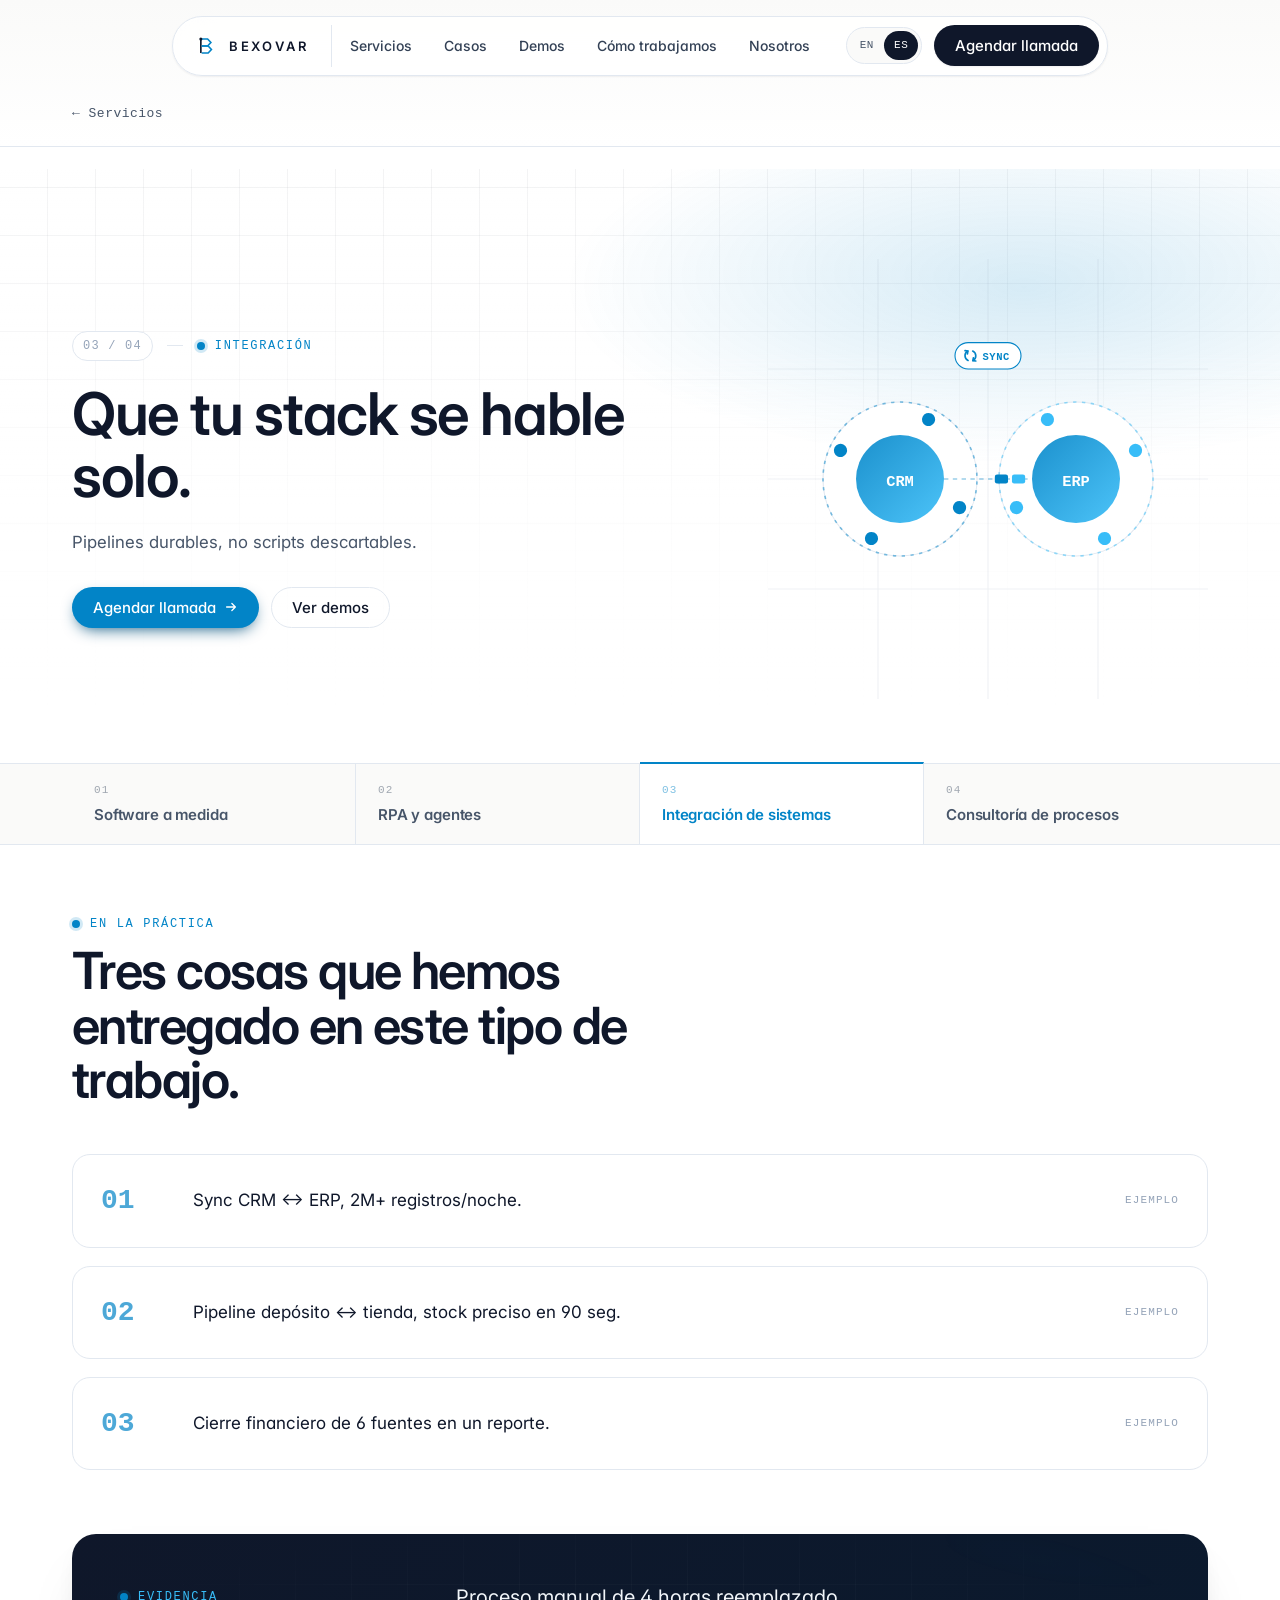
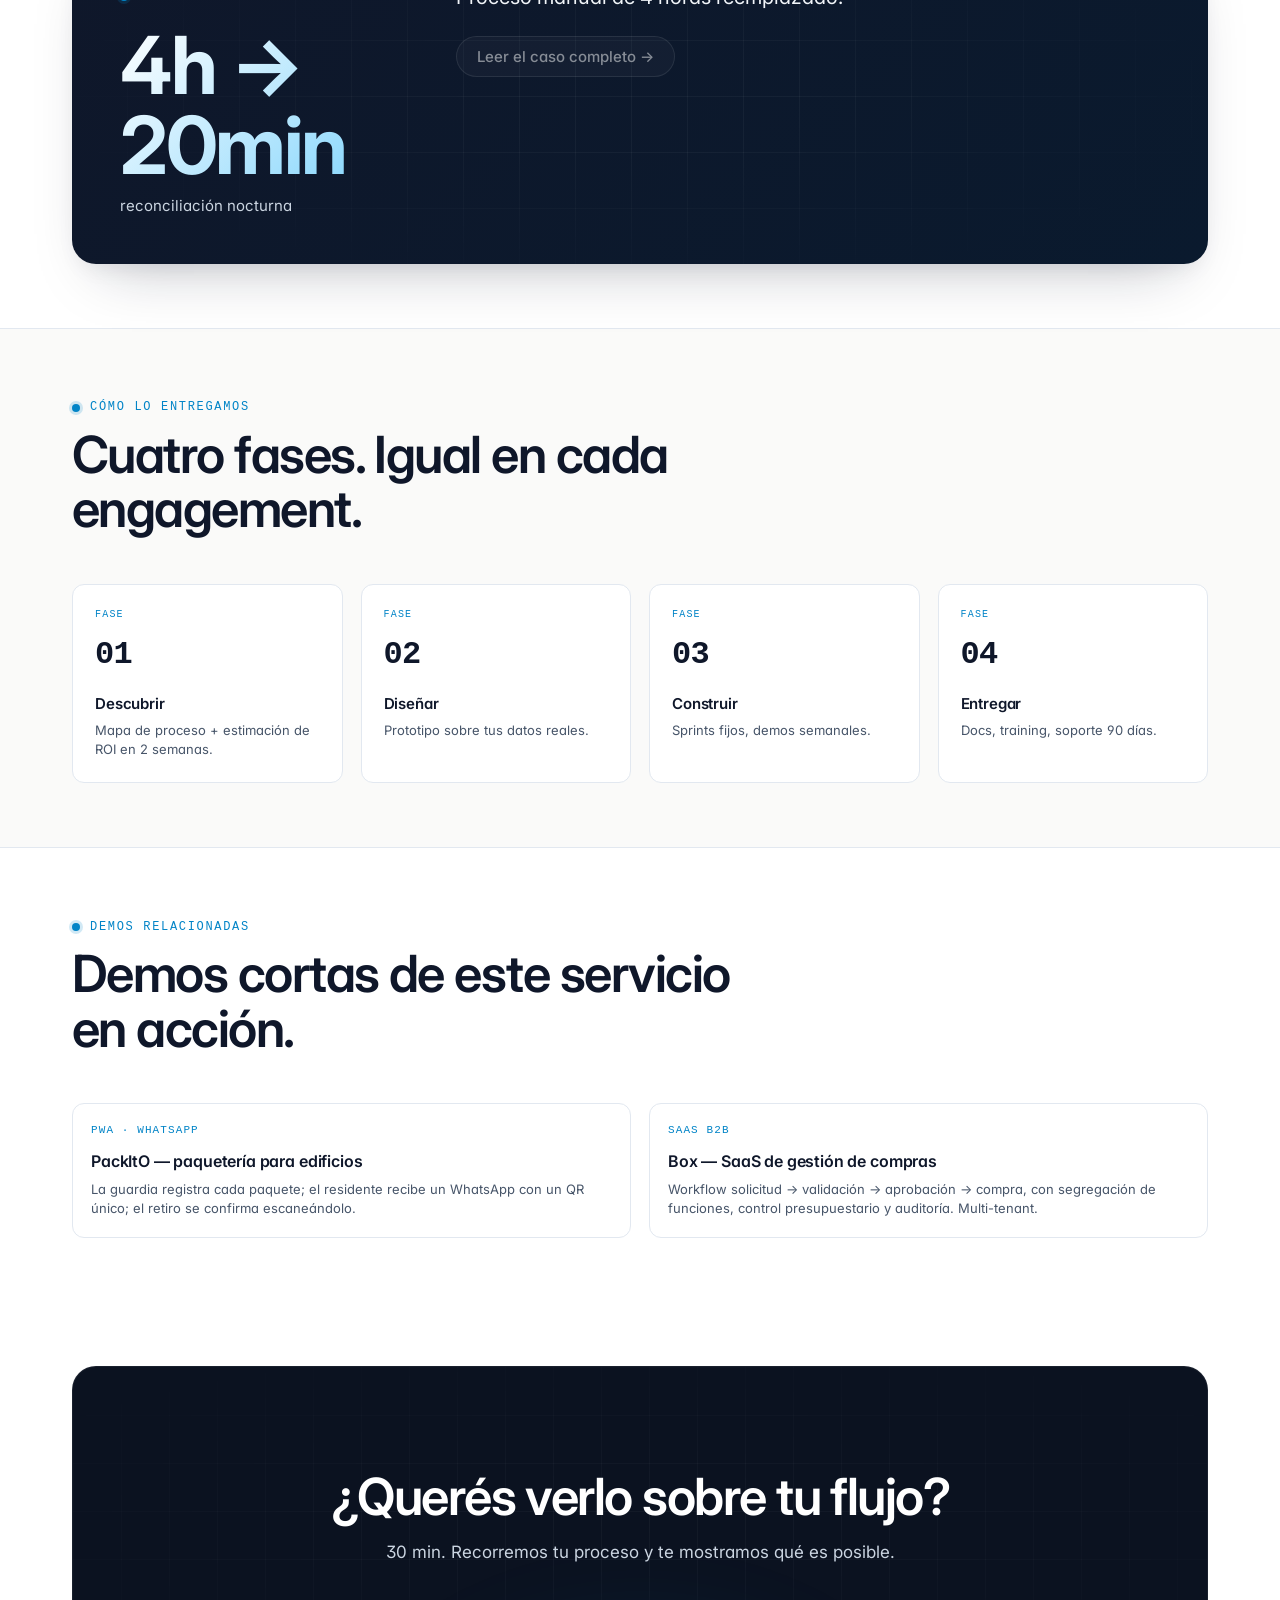
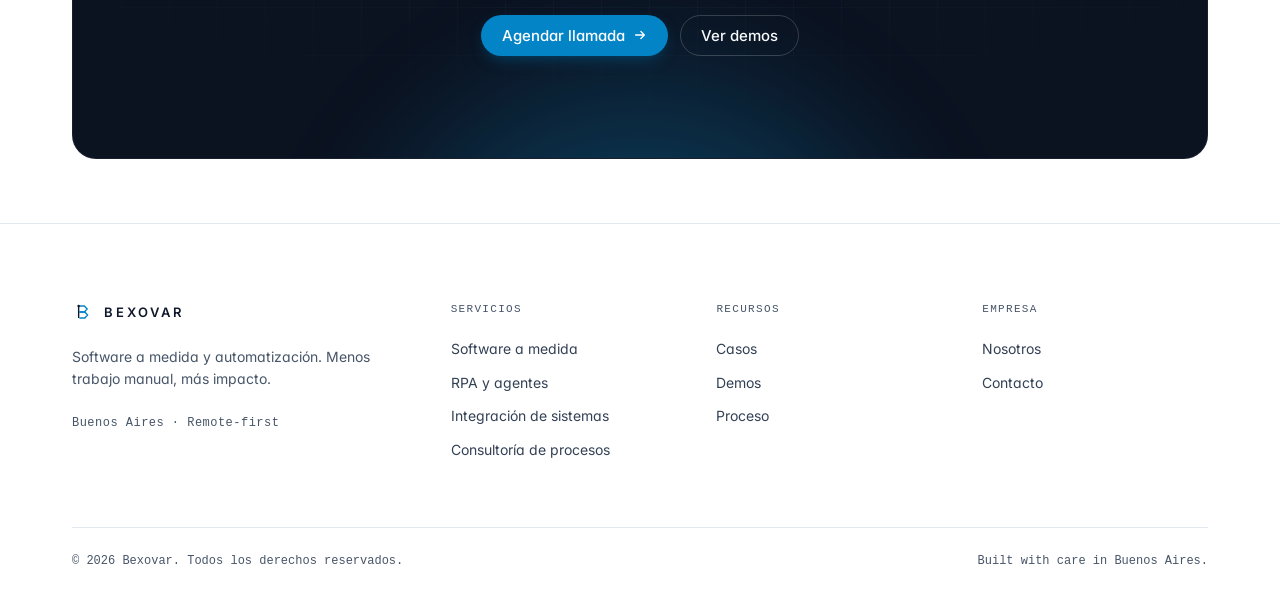
<file: services/integrations.html>
<!doctype html>
<html lang="es" data-initial-lang="es">
<head>
<meta charset="utf-8">
<meta name="viewport" content="width=device-width, initial-scale=1">
<title>Integración de sistemas — Bexovar</title>
<meta name="description" content="Conectamos SaaS, ERPs y sistemas internos para que los datos fluyan sin carga manual.">
<link rel="icon" type="image/svg+xml" href="../assets/favicon.svg">
<meta property="og:image" content="https://bexovar.com.ar/brand/bexovar-5a-1024.png">
<meta property="og:type" content="website">
<meta name="twitter:card" content="summary_large_image">
<meta name="twitter:image" content="https://bexovar.com.ar/brand/bexovar-5a-1024.png">
<link rel="preconnect" href="https://fonts.googleapis.com">
<link rel="preconnect" href="https://fonts.gstatic.com" crossorigin>
<link rel="stylesheet" href="https://fonts.googleapis.com/css2?family=Inter:wght@400;500;600;700&display=swap">
<link rel="stylesheet" href="../site.css?v=8">
<link rel="stylesheet" href="service.css?v=4">
</head>
<body data-service-slug="integrations">

<a class="bx-sr-only" href="#main">Skip to content</a>

<!-- ───────── Header (same as home, links go up one level) ───────── -->
<header class="bx-header" role="banner">
  <div class="bx-header__inner">
    <a class="bx-header__brand" href="../index.html" aria-label="Bexovar home">
      <svg width="26" height="26" viewBox="0 0 48 48" fill="none" aria-hidden="true">
        <rect x="13" y="11" width="3" height="26" fill="currentColor"/>
        <path d="M16 11 L27 11 L33 17.5 L27 24 L16 24" stroke="#0284c7" stroke-width="3" stroke-linejoin="miter" fill="none"/>
        <path d="M16 24 L28 24 L34 30.5 L28 37 L16 37" stroke="#0284c7" stroke-width="3" stroke-linejoin="miter" fill="none"/>
        <circle cx="14.5" cy="11" r="2.8" fill="currentColor"/>
      </svg>
      <span>BEXOVAR</span>
    </a>
    <nav class="bx-header__nav" aria-label="Primary">
      <a href="../index.html#services" data-nav="services">Services</a>
      <a href="../index.html#cases"    data-nav="caseStudies">Case studies</a>
      <a href="../index.html#demos"    data-nav="demos">Demos</a>
      <a href="../index.html#process"  data-nav="howWeWork">How we work</a>
      <a href="../about.html" data-nav="about">About</a>
    </nav>
    <div class="bx-header__right">
      <div class="bx-lang" role="group" aria-label="Language">
        <button data-bx-lang="en" aria-pressed="false">EN</button>
        <button data-bx-lang="es" aria-pressed="true">ES</button>
      </div>
      <a class="bx-btn bx-btn--primary bx-btn--arrow bx-header__cta" href="https://calendly.com/bexovar/30min" target="_blank" rel="noopener" data-cta-book>
        <span>Book a call</span>
        <svg width="14" height="14" viewBox="0 0 16 16" fill="none"><path d="M3 8h10M9 4l4 4-4 4" stroke="currentColor" stroke-width="1.5" stroke-linecap="round" stroke-linejoin="round"/></svg>
      </a>
      <button class="bx-burger" aria-label="Menu" aria-expanded="false">
        <svg width="18" height="18" viewBox="0 0 24 24" fill="none"><path d="M4 7h16M4 12h16M4 17h16" stroke="currentColor" stroke-width="1.8" stroke-linecap="round"/></svg>
      </button>
    </div>
  </div>
</header>

<main id="main">

  <!-- ───────── Breadcrumb ───────── -->
  <nav class="bx-breadcrumb" aria-label="Breadcrumb">
    <div class="bx-container">
      <a href="../index.html" data-txt="serviceDetail.backToServices">← All services</a>
    </div>
  </nav>

  <!-- ───────── Hero ───────── -->
  <section class="svc-hero">
    <div class="svc-hero__grid-bg" aria-hidden="true"></div>
    <div class="bx-container">
      <div class="svc-hero__inner">
        <div class="svc-hero__left">
          <div class="svc-hero__meta">
            <span class="svc-hero__num" id="svc-num">01 / 04</span>
            <span class="svc-hero__sep"></span>
            <span class="bx-eyebrow" id="svc-eyebrow">Custom Software</span>
          </div>
          <h1 class="svc-hero__title bx-h1" id="svc-title">Internal tools shaped to how your team actually works.</h1>
          <p class="svc-hero__body" id="svc-body">We build focused, maintainable apps that replace the spreadsheet-and-email duct tape your team has outgrown.</p>
          <div class="svc-hero__ctas">
            <a class="bx-btn bx-btn--accent bx-btn--arrow" href="https://calendly.com/bexovar/30min" target="_blank" rel="noopener">
              <span data-cta-book>Book a call</span>
              <svg width="14" height="14" viewBox="0 0 16 16" fill="none"><path d="M3 8h10M9 4l4 4-4 4" stroke="currentColor" stroke-width="1.5" stroke-linecap="round" stroke-linejoin="round"/></svg>
            </a>
            <a class="bx-btn bx-btn--ghost" href="../index.html#demos" data-cta-demos>See demos</a>
          </div>
        </div>

        <!-- Right: service-specific motif -->
        <div class="svc-hero__art" aria-hidden="true">
          <div class="svc-motif" id="svc-motif"></div>
        </div>
      </div>
    </div>
  </section>

  <!-- ───────── Service nav (sibling services) ───────── -->
  <section class="svc-siblings">
    <div class="bx-container">
      <div class="svc-siblings__row" id="svc-siblings"></div>
    </div>
  </section>

  <!-- ───────── Examples ───────── -->
  <section class="bx-section bx-section--tight">
    <div class="bx-container">
      <div class="bx-secthead">
        <span class="bx-eyebrow" data-txt="serviceDetail.examplesHeading">What this looks like in practice</span>
        <h2 class="bx-h2" id="examples-h">Three things we've shipped in this bucket.</h2>
      </div>
      <ol class="svc-examples" id="svc-examples"></ol>
    </div>
  </section>

  <!-- ───────── Mini case ───────── -->
  <section class="bx-section bx-section--tight" style="padding-top:0">
    <div class="bx-container">
      <div class="svc-minicase">
        <div class="svc-minicase__num">
          <span class="bx-eyebrow" data-txt="serviceDetail.miniCaseHeading">Evidence</span>
          <div class="svc-minicase__stat" id="mc-stat">—</div>
          <div class="svc-minicase__label" id="mc-label">—</div>
        </div>
        <div class="svc-minicase__body">
          <p id="mc-summary">—</p>
          <span class="bx-btn bx-btn--ghost bx-mt" style="opacity:0.5;cursor:default" id="mc-readmore">Coming soon</span>
        </div>
        <!-- decorative grid -->
        <div class="svc-minicase__grid" aria-hidden="true"></div>
      </div>
    </div>
  </section>

  <!-- ───────── Process recap ───────── -->
  <section class="bx-section bx-section--tight" style="background:var(--bx-bg-soft);border-top:1px solid var(--bx-line);border-bottom:1px solid var(--bx-line)">
    <div class="bx-container">
      <div class="bx-secthead">
        <span class="bx-eyebrow" data-txt="serviceDetail.processHeading">How we deliver</span>
        <h2 class="bx-h2" id="svc-process-title">Four phases. Same for every engagement.</h2>
      </div>
      <div class="svc-process" id="svc-process"></div>
    </div>
  </section>

  <!-- ───────── Related demos ───────── -->
  <section class="bx-section bx-section--tight">
    <div class="bx-container">
      <div class="bx-secthead">
        <span class="bx-eyebrow" data-txt="serviceDetail.demosHeading">Related demos</span>
        <h2 class="bx-h2" id="related-demos-h">Short demos that show this service in action.</h2>
      </div>
      <div class="svc-demos" id="svc-related-demos"></div>
    </div>
  </section>

  <!-- ───────── CTA ───────── -->
  <section class="bx-section bx-section--tight">
    <div class="bx-container">
      <div class="bx-cta">
        <div class="bx-cta__grid" aria-hidden="true"></div>
        <div class="bx-cta__glow" aria-hidden="true"></div>
        <div class="bx-cta__content">
          <h2 class="bx-h2" style="color:#fff" data-txt="serviceDetail.ctaHeading">Ready to see what this looks like on your workflow?</h2>
          <p data-txt="serviceDetail.ctaSubtitle">30-min call. We'll walk through your process and show what's possible.</p>
          <div class="bx-cta__ctas">
            <a class="bx-btn bx-btn--accent bx-btn--arrow" href="https://calendly.com/bexovar/30min" target="_blank" rel="noopener">
              <span data-cta-book>Book a call</span>
              <svg width="14" height="14" viewBox="0 0 16 16" fill="none"><path d="M3 8h10M9 4l4 4-4 4" stroke="currentColor" stroke-width="1.5" stroke-linecap="round" stroke-linejoin="round"/></svg>
            </a>
            <a class="bx-btn bx-btn--ghost" href="../index.html#demos" data-cta-demos>See demos</a>
          </div>
        </div>
      </div>
    </div>
  </section>

  <!-- ───────── Footer ───────── -->
  <footer class="bx-footer" role="contentinfo">
    <div class="bx-container">
      <div class="bx-footer__grid">
        <div class="bx-footer__brand">
          <a class="bx-header__brand" href="../index.html" aria-label="Bexovar home">
            <svg width="22" height="22" viewBox="0 0 48 48" fill="none" aria-hidden="true">
              <rect x="13" y="11" width="3" height="26" fill="currentColor"/>
              <path d="M16 11 L27 11 L33 17.5 L27 24 L16 24" stroke="#0284c7" stroke-width="3" stroke-linejoin="miter" fill="none"/>
              <path d="M16 24 L28 24 L34 30.5 L28 37 L16 37" stroke="#0284c7" stroke-width="3" stroke-linejoin="miter" fill="none"/>
              <circle cx="14.5" cy="11" r="2.8" fill="currentColor"/>
            </svg>
            <span>BEXOVAR</span>
          </a>
          <p data-txt="footer.tagline"></p>
          <div class="bx-mono bx-mt" data-txt="footer.location" style="font-size:12px;letter-spacing:0.04em;color:var(--bx-ink-50)">Buenos Aires · Remote-first</div>
        </div>
        <div class="bx-footer__col">
          <h4 data-txt="footer.servicesHeading">Services</h4>
          <div id="footer-services"></div>
        </div>
        <div class="bx-footer__col">
          <h4 data-txt="footer.resourcesHeading">Resources</h4>
          <div id="footer-resources"></div>
        </div>
        <div class="bx-footer__col">
          <h4 data-txt="footer.companyHeading">Company</h4>
          <div id="footer-company"></div>
        </div>
      </div>
      <div class="bx-footer__bottom">
        <span data-txt="footer.copyright">© 2026 Bexovar. All rights reserved.</span>
        <span>Built with care in Buenos Aires.</span>
      </div>
    </div>
  </footer>

</main>

<aside class="bx-mobile-panel" aria-label="Mobile menu">
  <a href="../index.html#services" data-nav="services">Services</a>
  <a href="../index.html#cases"    data-nav="caseStudies">Case studies</a>
  <a href="../index.html#demos"    data-nav="demos">Demos</a>
  <a href="../index.html#process"  data-nav="howWeWork">How we work</a>
  <a href="../index.html#cta"      data-nav="about">About</a>
  <div style="display:flex;justify-content:space-between;align-items:center;margin-top:14px">
    <div class="bx-lang" role="group" aria-label="Language">
      <button data-bx-lang="en" aria-pressed="false">EN</button>
      <button data-bx-lang="es" aria-pressed="true">ES</button>
    </div>
    <a class="bx-btn bx-btn--primary" href="https://calendly.com/bexovar/30min" target="_blank" rel="noopener" data-cta-book>Book a call</a>
  </div>
</aside>

<script src="../i18n.js?v=3"></script>
<script src="../site.js?v=2"></script>
<script src="service.js?v=4"></script>

</body>
</html>
</file>
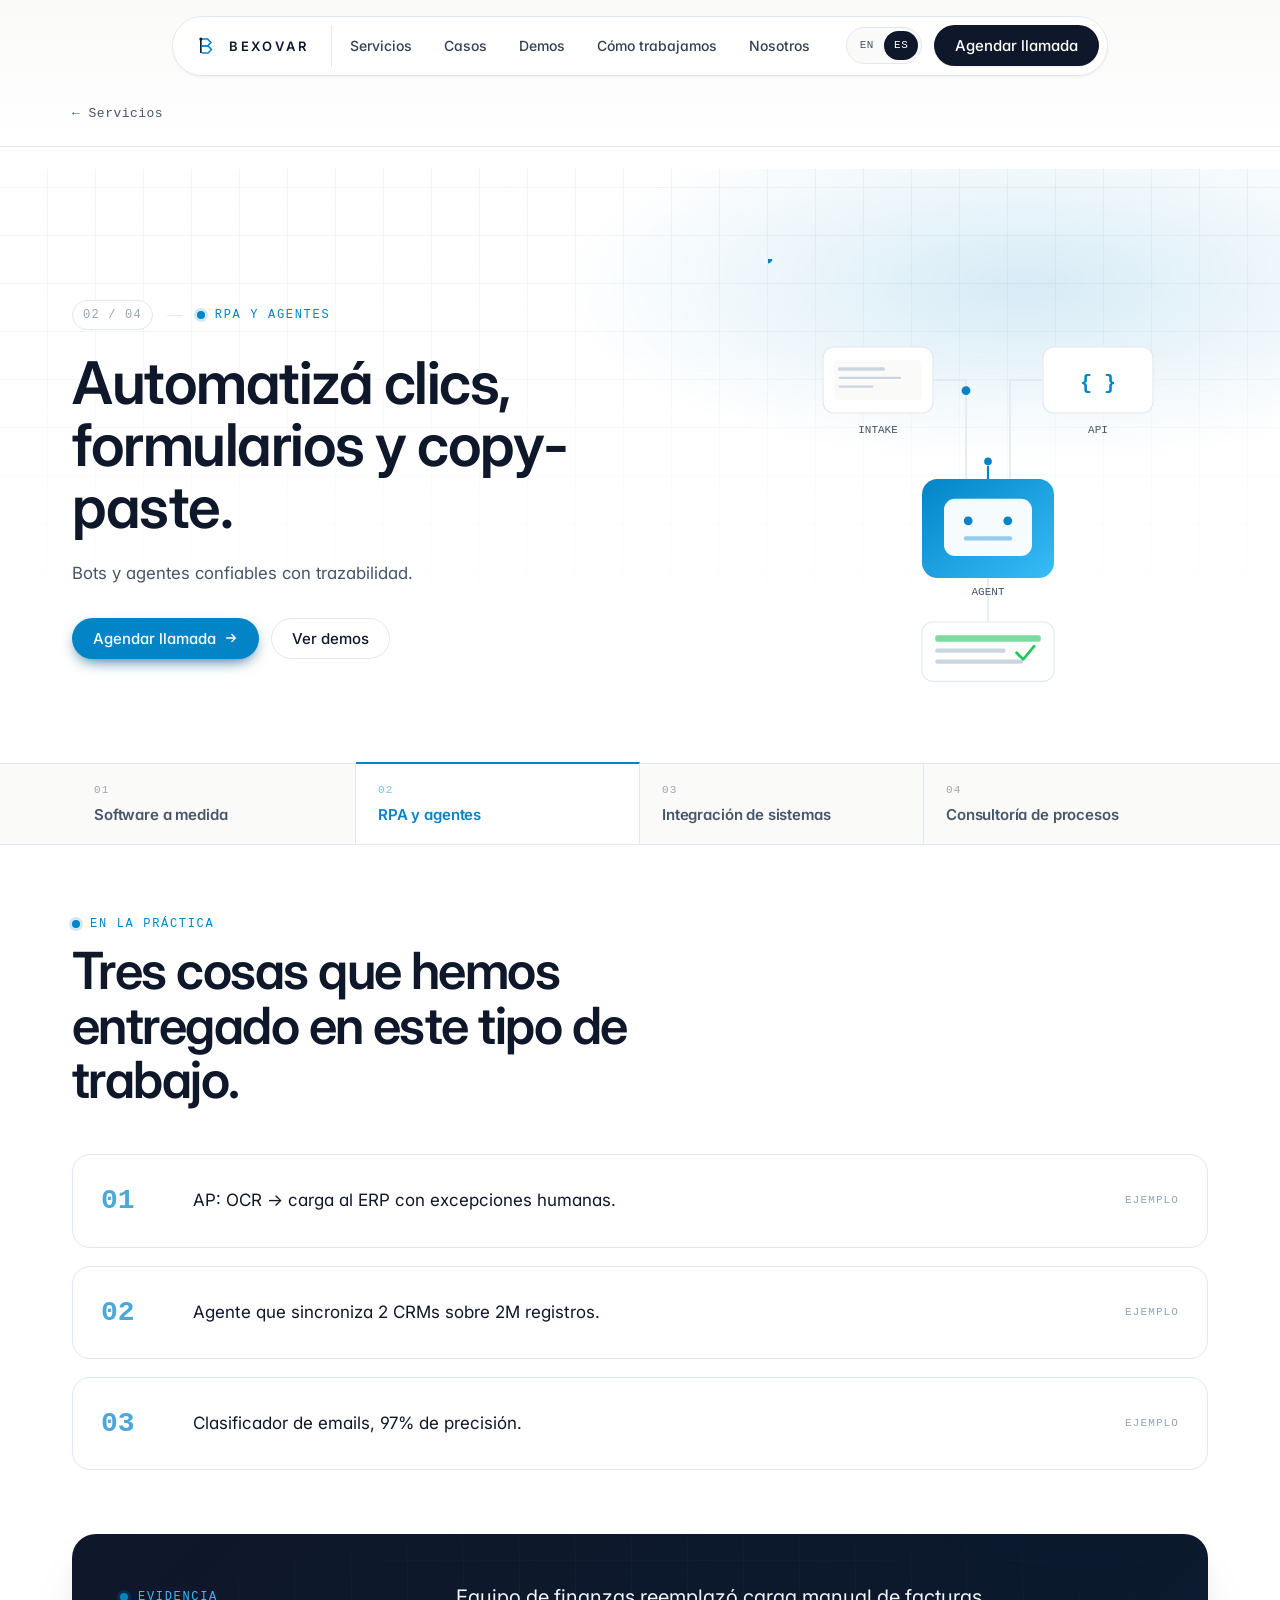
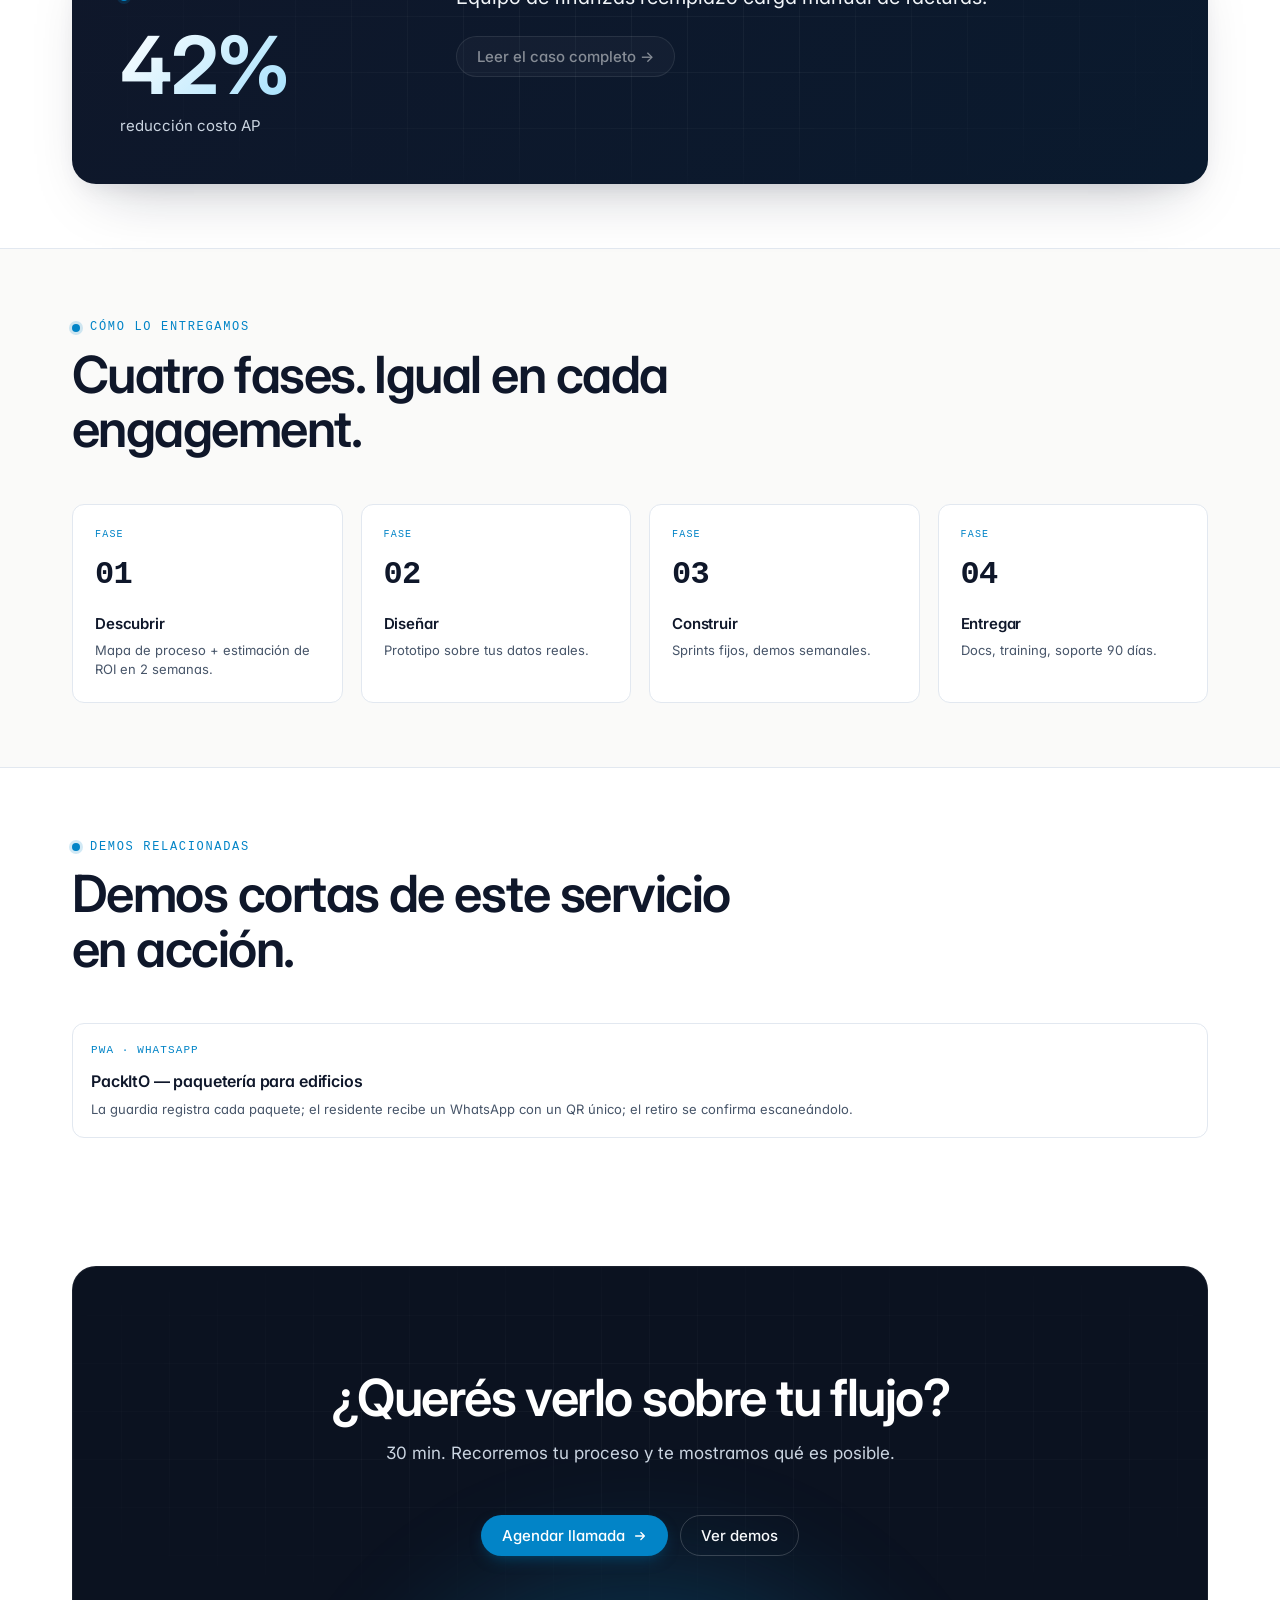
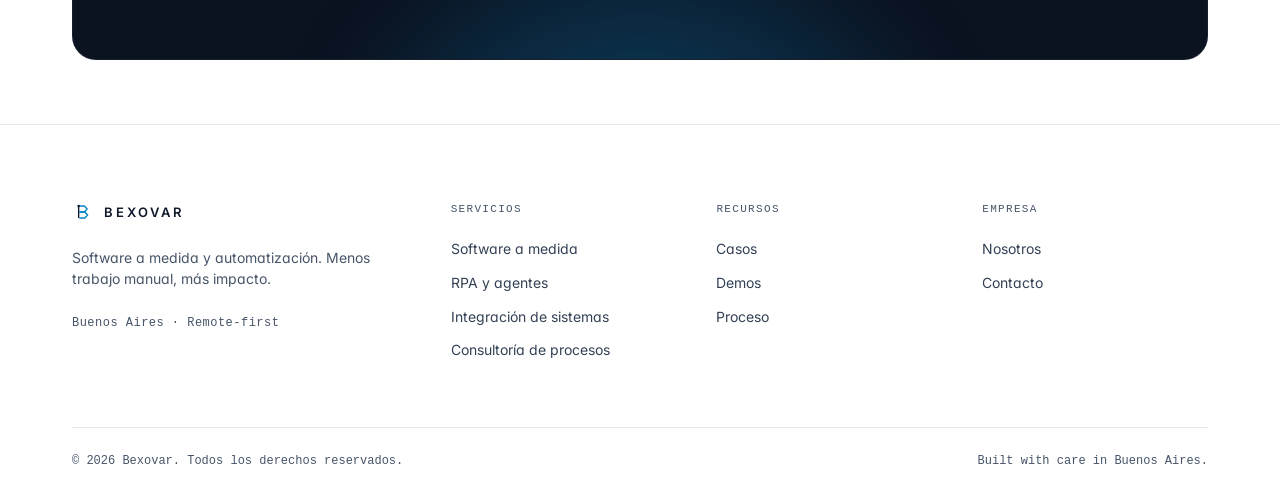
<file: services/rpa-agents.html>
<!doctype html>
<html lang="es" data-initial-lang="es">
<head>
<meta charset="utf-8">
<meta name="viewport" content="width=device-width, initial-scale=1">
<title>RPA y agentes — Bexovar</title>
<meta name="description" content="Bots de RPA y agentes de IA que ejecutan el trabajo digital repetitivo.">
<link rel="icon" type="image/svg+xml" href="../assets/favicon.svg">
<meta property="og:image" content="https://bexovar.com.ar/brand/bexovar-5a-1024.png">
<meta property="og:type" content="website">
<meta name="twitter:card" content="summary_large_image">
<meta name="twitter:image" content="https://bexovar.com.ar/brand/bexovar-5a-1024.png">
<link rel="preconnect" href="https://fonts.googleapis.com">
<link rel="preconnect" href="https://fonts.gstatic.com" crossorigin>
<link rel="stylesheet" href="https://fonts.googleapis.com/css2?family=Inter:wght@400;500;600;700&display=swap">
<link rel="stylesheet" href="../site.css?v=8">
<link rel="stylesheet" href="service.css?v=4">
</head>
<body data-service-slug="rpa-agents">

<a class="bx-sr-only" href="#main">Skip to content</a>

<!-- ───────── Header (same as home, links go up one level) ───────── -->
<header class="bx-header" role="banner">
  <div class="bx-header__inner">
    <a class="bx-header__brand" href="../index.html" aria-label="Bexovar home">
      <svg width="26" height="26" viewBox="0 0 48 48" fill="none" aria-hidden="true">
        <rect x="13" y="11" width="3" height="26" fill="currentColor"/>
        <path d="M16 11 L27 11 L33 17.5 L27 24 L16 24" stroke="#0284c7" stroke-width="3" stroke-linejoin="miter" fill="none"/>
        <path d="M16 24 L28 24 L34 30.5 L28 37 L16 37" stroke="#0284c7" stroke-width="3" stroke-linejoin="miter" fill="none"/>
        <circle cx="14.5" cy="11" r="2.8" fill="currentColor"/>
      </svg>
      <span>BEXOVAR</span>
    </a>
    <nav class="bx-header__nav" aria-label="Primary">
      <a href="../index.html#services" data-nav="services">Services</a>
      <a href="../index.html#cases"    data-nav="caseStudies">Case studies</a>
      <a href="../index.html#demos"    data-nav="demos">Demos</a>
      <a href="../index.html#process"  data-nav="howWeWork">How we work</a>
      <a href="../about.html" data-nav="about">About</a>
    </nav>
    <div class="bx-header__right">
      <div class="bx-lang" role="group" aria-label="Language">
        <button data-bx-lang="en" aria-pressed="false">EN</button>
        <button data-bx-lang="es" aria-pressed="true">ES</button>
      </div>
      <a class="bx-btn bx-btn--primary bx-btn--arrow bx-header__cta" href="https://calendly.com/bexovar/30min" target="_blank" rel="noopener" data-cta-book>
        <span>Book a call</span>
        <svg width="14" height="14" viewBox="0 0 16 16" fill="none"><path d="M3 8h10M9 4l4 4-4 4" stroke="currentColor" stroke-width="1.5" stroke-linecap="round" stroke-linejoin="round"/></svg>
      </a>
      <button class="bx-burger" aria-label="Menu" aria-expanded="false">
        <svg width="18" height="18" viewBox="0 0 24 24" fill="none"><path d="M4 7h16M4 12h16M4 17h16" stroke="currentColor" stroke-width="1.8" stroke-linecap="round"/></svg>
      </button>
    </div>
  </div>
</header>

<main id="main">

  <!-- ───────── Breadcrumb ───────── -->
  <nav class="bx-breadcrumb" aria-label="Breadcrumb">
    <div class="bx-container">
      <a href="../index.html" data-txt="serviceDetail.backToServices">← All services</a>
    </div>
  </nav>

  <!-- ───────── Hero ───────── -->
  <section class="svc-hero">
    <div class="svc-hero__grid-bg" aria-hidden="true"></div>
    <div class="bx-container">
      <div class="svc-hero__inner">
        <div class="svc-hero__left">
          <div class="svc-hero__meta">
            <span class="svc-hero__num" id="svc-num">01 / 04</span>
            <span class="svc-hero__sep"></span>
            <span class="bx-eyebrow" id="svc-eyebrow">Custom Software</span>
          </div>
          <h1 class="svc-hero__title bx-h1" id="svc-title">Internal tools shaped to how your team actually works.</h1>
          <p class="svc-hero__body" id="svc-body">We build focused, maintainable apps that replace the spreadsheet-and-email duct tape your team has outgrown.</p>
          <div class="svc-hero__ctas">
            <a class="bx-btn bx-btn--accent bx-btn--arrow" href="https://calendly.com/bexovar/30min" target="_blank" rel="noopener">
              <span data-cta-book>Book a call</span>
              <svg width="14" height="14" viewBox="0 0 16 16" fill="none"><path d="M3 8h10M9 4l4 4-4 4" stroke="currentColor" stroke-width="1.5" stroke-linecap="round" stroke-linejoin="round"/></svg>
            </a>
            <a class="bx-btn bx-btn--ghost" href="../index.html#demos" data-cta-demos>See demos</a>
          </div>
        </div>

        <!-- Right: service-specific motif -->
        <div class="svc-hero__art" aria-hidden="true">
          <div class="svc-motif" id="svc-motif"></div>
        </div>
      </div>
    </div>
  </section>

  <!-- ───────── Service nav (sibling services) ───────── -->
  <section class="svc-siblings">
    <div class="bx-container">
      <div class="svc-siblings__row" id="svc-siblings"></div>
    </div>
  </section>

  <!-- ───────── Examples ───────── -->
  <section class="bx-section bx-section--tight">
    <div class="bx-container">
      <div class="bx-secthead">
        <span class="bx-eyebrow" data-txt="serviceDetail.examplesHeading">What this looks like in practice</span>
        <h2 class="bx-h2" id="examples-h">Three things we've shipped in this bucket.</h2>
      </div>
      <ol class="svc-examples" id="svc-examples"></ol>
    </div>
  </section>

  <!-- ───────── Mini case ───────── -->
  <section class="bx-section bx-section--tight" style="padding-top:0">
    <div class="bx-container">
      <div class="svc-minicase">
        <div class="svc-minicase__num">
          <span class="bx-eyebrow" data-txt="serviceDetail.miniCaseHeading">Evidence</span>
          <div class="svc-minicase__stat" id="mc-stat">—</div>
          <div class="svc-minicase__label" id="mc-label">—</div>
        </div>
        <div class="svc-minicase__body">
          <p id="mc-summary">—</p>
          <span class="bx-btn bx-btn--ghost bx-mt" style="opacity:0.5;cursor:default" id="mc-readmore">Coming soon</span>
        </div>
        <!-- decorative grid -->
        <div class="svc-minicase__grid" aria-hidden="true"></div>
      </div>
    </div>
  </section>

  <!-- ───────── Process recap ───────── -->
  <section class="bx-section bx-section--tight" style="background:var(--bx-bg-soft);border-top:1px solid var(--bx-line);border-bottom:1px solid var(--bx-line)">
    <div class="bx-container">
      <div class="bx-secthead">
        <span class="bx-eyebrow" data-txt="serviceDetail.processHeading">How we deliver</span>
        <h2 class="bx-h2" id="svc-process-title">Four phases. Same for every engagement.</h2>
      </div>
      <div class="svc-process" id="svc-process"></div>
    </div>
  </section>

  <!-- ───────── Related demos ───────── -->
  <section class="bx-section bx-section--tight">
    <div class="bx-container">
      <div class="bx-secthead">
        <span class="bx-eyebrow" data-txt="serviceDetail.demosHeading">Related demos</span>
        <h2 class="bx-h2" id="related-demos-h">Short demos that show this service in action.</h2>
      </div>
      <div class="svc-demos" id="svc-related-demos"></div>
    </div>
  </section>

  <!-- ───────── CTA ───────── -->
  <section class="bx-section bx-section--tight">
    <div class="bx-container">
      <div class="bx-cta">
        <div class="bx-cta__grid" aria-hidden="true"></div>
        <div class="bx-cta__glow" aria-hidden="true"></div>
        <div class="bx-cta__content">
          <h2 class="bx-h2" style="color:#fff" data-txt="serviceDetail.ctaHeading">Ready to see what this looks like on your workflow?</h2>
          <p data-txt="serviceDetail.ctaSubtitle">30-min call. We'll walk through your process and show what's possible.</p>
          <div class="bx-cta__ctas">
            <a class="bx-btn bx-btn--accent bx-btn--arrow" href="https://calendly.com/bexovar/30min" target="_blank" rel="noopener">
              <span data-cta-book>Book a call</span>
              <svg width="14" height="14" viewBox="0 0 16 16" fill="none"><path d="M3 8h10M9 4l4 4-4 4" stroke="currentColor" stroke-width="1.5" stroke-linecap="round" stroke-linejoin="round"/></svg>
            </a>
            <a class="bx-btn bx-btn--ghost" href="../index.html#demos" data-cta-demos>See demos</a>
          </div>
        </div>
      </div>
    </div>
  </section>

  <!-- ───────── Footer ───────── -->
  <footer class="bx-footer" role="contentinfo">
    <div class="bx-container">
      <div class="bx-footer__grid">
        <div class="bx-footer__brand">
          <a class="bx-header__brand" href="../index.html" aria-label="Bexovar home">
            <svg width="22" height="22" viewBox="0 0 48 48" fill="none" aria-hidden="true">
              <rect x="13" y="11" width="3" height="26" fill="currentColor"/>
              <path d="M16 11 L27 11 L33 17.5 L27 24 L16 24" stroke="#0284c7" stroke-width="3" stroke-linejoin="miter" fill="none"/>
              <path d="M16 24 L28 24 L34 30.5 L28 37 L16 37" stroke="#0284c7" stroke-width="3" stroke-linejoin="miter" fill="none"/>
              <circle cx="14.5" cy="11" r="2.8" fill="currentColor"/>
            </svg>
            <span>BEXOVAR</span>
          </a>
          <p data-txt="footer.tagline"></p>
          <div class="bx-mono bx-mt" data-txt="footer.location" style="font-size:12px;letter-spacing:0.04em;color:var(--bx-ink-50)">Buenos Aires · Remote-first</div>
        </div>
        <div class="bx-footer__col">
          <h4 data-txt="footer.servicesHeading">Services</h4>
          <div id="footer-services"></div>
        </div>
        <div class="bx-footer__col">
          <h4 data-txt="footer.resourcesHeading">Resources</h4>
          <div id="footer-resources"></div>
        </div>
        <div class="bx-footer__col">
          <h4 data-txt="footer.companyHeading">Company</h4>
          <div id="footer-company"></div>
        </div>
      </div>
      <div class="bx-footer__bottom">
        <span data-txt="footer.copyright">© 2026 Bexovar. All rights reserved.</span>
        <span>Built with care in Buenos Aires.</span>
      </div>
    </div>
  </footer>

</main>

<aside class="bx-mobile-panel" aria-label="Mobile menu">
  <a href="../index.html#services" data-nav="services">Services</a>
  <a href="../index.html#cases"    data-nav="caseStudies">Case studies</a>
  <a href="../index.html#demos"    data-nav="demos">Demos</a>
  <a href="../index.html#process"  data-nav="howWeWork">How we work</a>
  <a href="../index.html#cta"      data-nav="about">About</a>
  <div style="display:flex;justify-content:space-between;align-items:center;margin-top:14px">
    <div class="bx-lang" role="group" aria-label="Language">
      <button data-bx-lang="en" aria-pressed="false">EN</button>
      <button data-bx-lang="es" aria-pressed="true">ES</button>
    </div>
    <a class="bx-btn bx-btn--primary" href="https://calendly.com/bexovar/30min" target="_blank" rel="noopener" data-cta-book>Book a call</a>
  </div>
</aside>

<script src="../i18n.js?v=3"></script>
<script src="../site.js?v=2"></script>
<script src="service.js?v=4"></script>

</body>
</html>
</file>
<file: site.css>
/* ============================================================================
   Bexovar Website — site-wide styles
   Uses tokens from ../colors_and_type.css (imported).
   Light + dark (auto), floating pill nav, section rhythm, reveal + fx.
   ============================================================================ */


:root {
  --bx-sky-600: #0284c7;
  --bx-sky-500: #0ea5e9;
  --bx-sky-400: #38bdf8;
  --bx-sky-300: #7dd3fc;
  --bx-sky-100: #e0f2fe;
  --bx-sky-50:  #f0f9ff;
  --bx-ink:     #0f172a;
  --bx-ink-70:  #334155;
  --bx-ink-50:  #475569;
  --bx-ink-30:  #94a3b8;
  --bx-ink-10:  #cbd5e1;
  --bx-line:    #e2e8f0;
  --bx-line-2:  #f1f5f9;
  --bx-bg:      #ffffff;
  --bx-bg-soft: #fafaf9;
  --bx-bg-card: #ffffff;

  --bx-font-sans: 'Inter', system-ui, -apple-system, sans-serif;
  --bx-font-mono: ui-monospace, SFMono-Regular, Menlo, Monaco, monospace;

  --bx-radius-sm: 8px;
  --bx-radius:    12px;
  --bx-radius-lg: 18px;
  --bx-radius-xl: 24px;

  --bx-shadow-sm: 0 1px 2px rgba(15,23,42,0.06);
  --bx-shadow:    0 8px 24px -12px rgba(15,23,42,0.14), 0 2px 6px -2px rgba(15,23,42,0.06);
  --bx-shadow-lg: 0 30px 60px -30px rgba(15,23,42,0.28), 0 10px 24px -10px rgba(15,23,42,0.1);
  --bx-shadow-glass: 0 10px 30px -12px rgba(2,132,199,0.18), 0 2px 6px -2px rgba(15,23,42,0.06);

  --bx-section-py: clamp(5rem, 8vw, 8rem);
  --bx-container-w: 1200px;
  --bx-container-px: clamp(1.25rem, 4vw, 2rem);

  color-scheme: light dark;
}

@media (prefers-color-scheme: dark) {
  :root {
    --bx-ink:     #f8fafc;
    --bx-ink-70:  #e2e8f0;
    --bx-ink-50:  #cbd5e1;
    --bx-ink-30:  #64748b;
    --bx-ink-10:  #334155;
    --bx-line:    #1e293b;
    --bx-line-2:  #0f172a;
    --bx-bg:      #0b1220;
    --bx-bg-soft: #0f172a;
    --bx-bg-card: #111827;

    --bx-shadow-sm: 0 1px 2px rgba(0,0,0,0.4);
    --bx-shadow:    0 8px 24px -12px rgba(0,0,0,0.7), 0 2px 6px -2px rgba(0,0,0,0.5);
    --bx-shadow-lg: 0 30px 60px -30px rgba(0,0,0,0.85), 0 10px 24px -10px rgba(0,0,0,0.55);
    --bx-shadow-glass: 0 10px 30px -12px rgba(56,189,248,0.28), 0 2px 6px -2px rgba(0,0,0,0.5);
  }
}

/* ---------------------------------------------------------------------------
   Reset-ish base
   --------------------------------------------------------------------------- */
* { box-sizing: border-box; }
html, body { margin: 0; }
html {
  scroll-behavior: smooth;
  --bx-ease-out: cubic-bezier(.22, 1, .36, 1);
  -webkit-text-size-adjust: 100%;
  text-size-adjust: 100%;
}
body {
  background: var(--bx-bg);
  color: var(--bx-ink);
  font-family: var(--bx-font-sans);
  font-size: 17px;
  line-height: 1.55;
  -webkit-font-smoothing: antialiased;
  font-feature-settings: 'cv11', 'ss01';
  text-rendering: optimizeLegibility;
}
img, svg, video { max-width: 100%; display: block; }
a { color: inherit; text-decoration: none; }
button { font: inherit; color: inherit; }

::selection {
  background: color-mix(in oklab, var(--bx-sky-600) 18%, transparent);
  color: var(--bx-ink);
}

/* ---------------------------------------------------------------------------
   Layout primitives
   --------------------------------------------------------------------------- */
.bx-container {
  max-width: var(--bx-container-w);
  margin: 0 auto;
  padding: 0 var(--bx-container-px);
  width: 100%;
}
.bx-container--wide { max-width: 1360px; }

.bx-section { padding: var(--bx-section-py) 0; }
.bx-section--tight { padding: clamp(3rem, 5vw, 5rem) 0; }
/* Keep anchored section titles clear of the fixed header pill */
:target, section[id], [id^="cta"], #services, #demos, #cases, #process, #proof {
  scroll-margin-top: 92px;
}
.bx-section--dark {
  background: var(--bx-ink);
  color: #f8fafc;
}
.bx-section--dark .bx-eyebrow { color: var(--bx-sky-400); }

/* ---------------------------------------------------------------------------
   Typography
   --------------------------------------------------------------------------- */
.bx-eyebrow {
  font-family: var(--bx-font-mono);
  text-transform: uppercase;
  letter-spacing: 0.14em;
  font-size: 12px;
  font-weight: 500;
  color: var(--bx-sky-600);
  display: inline-flex; align-items: center; gap: 10px;
}
.bx-eyebrow::before {
  content: '';
  display: inline-block; width: 8px; height: 8px; border-radius: 50%;
  background: var(--bx-sky-600);
  box-shadow: 0 0 0 3px color-mix(in oklab, var(--bx-sky-600) 18%, transparent);
}

h1, h2, h3, h4 { margin: 0; letter-spacing: -0.02em; color: var(--bx-ink); font-weight: 600; }
.bx-h1 { font-size: clamp(2.5rem, 6vw, 4.5rem); line-height: 1.02; letter-spacing: -0.035em; }
.bx-h2 { font-size: clamp(2rem, 4vw, 3.25rem); line-height: 1.06; letter-spacing: -0.03em; }
.bx-h3 { font-size: clamp(1.5rem, 2.4vw, 2rem);  line-height: 1.15; letter-spacing: -0.02em; }
.bx-h4 { font-size: 1.25rem; line-height: 1.3; }
.bx-lede { font-size: clamp(1.1rem, 1.25vw, 1.25rem); color: var(--bx-ink-50); max-width: 56ch; text-wrap: pretty; }

.bx-mono { font-family: var(--bx-font-mono); font-size: 13px; color: var(--bx-ink-50); }

.bx-grad-text {
  background: linear-gradient(110deg, var(--bx-sky-600) 0%, var(--bx-sky-400) 60%, var(--bx-ink) 120%);
  -webkit-background-clip: text; background-clip: text;
  -webkit-text-fill-color: transparent; color: transparent;
}

/* ---------------------------------------------------------------------------
   Buttons
   --------------------------------------------------------------------------- */
.bx-btn {
  display: inline-flex; align-items: center; gap: 8px;
  padding: 12px 20px;
  border-radius: 9999px;
  border: 1px solid transparent;
  font-weight: 500; font-size: 15px;
  cursor: pointer;
  transition: transform 200ms var(--bx-ease-out),
              box-shadow 200ms var(--bx-ease-out),
              background 200ms var(--bx-ease-out), color 200ms var(--bx-ease-out), border-color 200ms var(--bx-ease-out);
  white-space: nowrap;
  text-decoration: none;
  line-height: 1;
}
.bx-btn:hover { transform: translateY(-1px); }
.bx-btn:active { transform: translateY(0); }

.bx-btn--primary {
  background: var(--bx-ink); color: var(--bx-bg);
  box-shadow: var(--bx-shadow-sm);
}
.bx-btn--primary:hover {
  background: color-mix(in oklab, var(--bx-ink) 92%, var(--bx-sky-600));
  box-shadow: var(--bx-shadow);
}
.bx-btn--accent {
  background: var(--bx-sky-600); color: #fff;
  box-shadow: 0 6px 16px -6px color-mix(in oklab, var(--bx-sky-600) 70%, black);
}
.bx-btn--accent:hover {
  background: var(--bx-sky-500);
  box-shadow: 0 10px 24px -8px color-mix(in oklab, var(--bx-sky-600) 70%, black);
}
.bx-btn--ghost {
  background: transparent; color: var(--bx-ink);
  border-color: var(--bx-line);
}
.bx-btn--ghost:hover {
  background: var(--bx-bg-soft);
  border-color: var(--bx-ink-30);
}
.bx-btn--arrow svg { transition: transform 240ms var(--bx-ease-out); }
.bx-btn--arrow:hover svg { transform: translateX(3px); }

/* ---------------------------------------------------------------------------
   Header — floating pill nav
   --------------------------------------------------------------------------- */
.bx-header {
  position: fixed; top: 0; left: 0; right: 0; z-index: 100;
  padding: 16px var(--bx-container-px);
  display: flex; justify-content: center;
  pointer-events: none;
  transition: padding 220ms var(--bx-ease-out);
}
.bx-header__inner {
  pointer-events: auto;
  display: flex; align-items: center; gap: 18px;
  padding: 8px 8px 8px 20px;
  background: color-mix(in oklab, var(--bx-bg) 82%, transparent);
  backdrop-filter: saturate(160%) blur(18px);
  -webkit-backdrop-filter: saturate(160%) blur(18px);
  border: 1px solid var(--bx-line);
  border-radius: 9999px;
  box-shadow: var(--bx-shadow-sm);
  max-width: 100%;
  transition: box-shadow 220ms var(--bx-ease-out), background 220ms var(--bx-ease-out), border-color 220ms var(--bx-ease-out);
}
.bx-header[data-scrolled="true"] .bx-header__inner {
  box-shadow: var(--bx-shadow);
  border-color: color-mix(in oklab, var(--bx-line) 40%, transparent);
}
.bx-header__brand {
  display: inline-flex; align-items: center; gap: 10px;
  text-decoration: none;
  color: var(--bx-ink);
  font-weight: 600; letter-spacing: 0.22em; font-size: 13px;
  text-transform: uppercase;
}
.bx-header__nav {
  display: flex; gap: 4px;
  padding: 0 4px;
  border-left: 1px solid var(--bx-line);
  margin-left: 4px;
}
.bx-header__nav a {
  padding: 10px 14px;
  border-radius: 9999px;
  font-size: 14px; font-weight: 500;
  color: var(--bx-ink-70);
  transition: background 180ms var(--bx-ease-out), color 180ms var(--bx-ease-out);
}
.bx-header__nav a:hover { background: var(--bx-bg-soft); color: var(--bx-ink); }
.bx-header__nav a[aria-current="page"] {
  background: var(--bx-line);
  color: var(--bx-ink);
}
.bx-header__right { display: flex; align-items: center; gap: 6px; }
.bx-lang {
  display: inline-flex;
  padding: 3px;
  border: 1px solid var(--bx-line);
  border-radius: 9999px;
  background: var(--bx-bg-soft);
}
.bx-lang button {
  padding: 6px 10px;
  border: 0; background: transparent;
  border-radius: 9999px;
  font-family: var(--bx-font-mono); font-size: 11px;
  letter-spacing: 0.05em;
  color: var(--bx-ink-50); cursor: pointer;
  transition: background 180ms var(--bx-ease-out), color 180ms var(--bx-ease-out);
}
.bx-lang button[aria-pressed="true"] {
  background: var(--bx-ink); color: var(--bx-bg);
}
.bx-header__cta { margin-left: 6px; }

/* mobile */
.bx-burger { display: none; }
@media (max-width: 880px) {
  .bx-header__nav, .bx-lang { display: none; }
  .bx-burger {
    display: inline-flex; align-items: center; justify-content: center;
    width: 40px; height: 40px;
    border-radius: 9999px; border: 1px solid var(--bx-line);
    background: var(--bx-bg-soft); cursor: pointer;
  }
  .bx-header__cta { display: none; }
}
.bx-mobile-panel {
  display: block;
  visibility: hidden; opacity: 0; pointer-events: none;
  transform: translateY(-8px) scale(0.98); transform-origin: top center;
  transition: opacity 180ms var(--bx-ease-out), transform 260ms var(--bx-ease-out), visibility 0s linear 260ms;
  position: fixed; inset: 72px 12px auto 12px; z-index: 99;
  background: var(--bx-bg);
  border: 1px solid var(--bx-line);
  border-radius: var(--bx-radius-lg);
  padding: 18px;
  box-shadow: var(--bx-shadow-lg);
}
.bx-mobile-panel[data-open="true"] {
  visibility: visible; opacity: 1; pointer-events: auto; transform: none;
  transition-delay: 0s;
}
@media (min-width: 881px) { .bx-mobile-panel { display: none; } }
.bx-mobile-panel a {
  display: block; padding: 12px 10px; font-size: 16px; color: var(--bx-ink);
  border-bottom: 1px solid var(--bx-line);
}
.bx-mobile-panel a:last-of-type { border-bottom: 0; }
/* The CTA button inside the panel must keep its own button styling, not the
   generic nav-link rule above (which would force dark text on a dark fill). */
.bx-mobile-panel a.bx-btn {
  display: inline-flex !important;
  border-bottom: 0 !important;
  padding: 12px 20px !important;
  font-size: 15px !important;
  color: #ffffff !important;
  background: #0f172a !important;
  border-radius: 9999px !important;
}
@media (prefers-color-scheme: dark) {
  .bx-mobile-panel a.bx-btn {
    color: #0f172a !important;
    background: #e2e8f0 !important;
  }
}
.bx-mobile-panel .bx-lang { display: inline-flex; margin-top: 14px; }

/* ---------------------------------------------------------------------------
   Hero
   --------------------------------------------------------------------------- */
.bx-hero {
  position: relative;
  padding: clamp(7rem, 14vh, 11rem) 0 clamp(3rem, 8vh, 5rem);
  overflow: hidden;
}
.bx-hero__grid {
  display: grid;
  grid-template-columns: minmax(0, 1.25fr) minmax(0, 1fr);
  gap: clamp(2rem, 5vw, 4rem);
  align-items: center;
}
@media (max-width: 900px) {
  .bx-hero__grid { grid-template-columns: 1fr; }
  .bx-hero__art .bx-orbit { max-width: 240px; }
}
/* Keep the headline figure (e.g. "30–60%.") on one line */
.bx-h1 .bx-grad-text { white-space: nowrap; }
.bx-hero__bg {
  position: absolute; inset: -10% -10% -20% -10%;
  pointer-events: none; z-index: 0;
  background:
    radial-gradient(60% 45% at 80% 10%, color-mix(in oklab, var(--bx-sky-300) 32%, transparent), transparent 70%),
    radial-gradient(50% 40% at 10% 85%, color-mix(in oklab, var(--bx-sky-100) 50%, transparent), transparent 75%);
  filter: blur(20px);
  opacity: 0.9;
}
@media (prefers-color-scheme: dark) {
  .bx-hero__bg {
    background:
      radial-gradient(60% 45% at 80% 10%, color-mix(in oklab, var(--bx-sky-600) 26%, transparent), transparent 70%),
      radial-gradient(50% 40% at 10% 85%, color-mix(in oklab, var(--bx-sky-600) 16%, transparent), transparent 75%);
  }
}
.bx-hero__content { position: relative; z-index: 1; }
.bx-hero__industries {
  display: flex; flex-wrap: wrap; gap: 8px; margin-top: 28px;
  font-family: var(--bx-font-mono); font-size: 12px; color: var(--bx-ink-50);
  letter-spacing: 0.02em;
}
.bx-hero__industry {
  padding: 4px 10px;
  border: 1px solid var(--bx-line);
  border-radius: 9999px;
  background: color-mix(in oklab, var(--bx-bg) 60%, transparent);
}
.bx-hero__ctas { display: flex; gap: 12px; margin-top: 32px; flex-wrap: wrap; }

/* Hero orbit artwork */
.bx-orbit {
  aspect-ratio: 1;
  width: 100%;
  max-width: 520px;
  margin: 0 auto;
  position: relative;
  z-index: 1;
}
.bx-orbit svg { width: 100%; height: 100%; }

/* ---------------------------------------------------------------------------
   Generic section header
   --------------------------------------------------------------------------- */
.bx-secthead { max-width: 64ch; margin-bottom: clamp(2rem, 4vw, 3rem); }
.bx-secthead .bx-h2 { margin-top: 8px; }
.bx-secthead p { margin: 16px 0 0; color: var(--bx-ink-50); max-width: 60ch; }

/* ---------------------------------------------------------------------------
   Proof metrics row
   --------------------------------------------------------------------------- */
.bx-metrics {
  display: grid;
  grid-template-columns: repeat(4, 1fr);
  gap: 0;
  border-top: 1px solid var(--bx-line);
  border-bottom: 1px solid var(--bx-line);
}
@media (max-width: 900px) {
  .bx-metrics { grid-template-columns: repeat(2, 1fr); }
}
.bx-metric {
  padding: 36px 24px;
  border-right: 1px solid var(--bx-line);
  position: relative;
  overflow: hidden;
}
.bx-metric:last-child { border-right: 0; }
@media (max-width: 520px) {
  .bx-metric { padding: 28px 14px; }
  .bx-metrics .bx-metric__value { font-size: clamp(1.375rem, 6.4vw, 1.625rem); }
}
@media (max-width: 900px) {
  .bx-metric:nth-child(2n) { border-right: 0; }
  .bx-metric:nth-child(n+3) { border-top: 1px solid var(--bx-line); }
}
.bx-metric__industry {
  font-family: var(--bx-font-mono); font-size: 11px; color: var(--bx-ink-50);
  letter-spacing: 0.1em; text-transform: uppercase;
}
.bx-metric__value {
  font-size: clamp(1.625rem, 3.2vw, 2.5rem);
  font-weight: 600; letter-spacing: -0.03em; line-height: 1.1;
  white-space: nowrap;
  margin: 12px 0 8px;
  color: var(--bx-ink);
}
.bx-metric__detail { font-size: 14px; color: var(--bx-ink-50); }
.bx-metric::after {
  content: '';
  position: absolute; inset: auto 0 0 0; height: 2px;
  background: var(--bx-sky-600);
  transform: scaleX(0); transform-origin: left;
  transition: transform 400ms var(--bx-ease-out);
}
.bx-metric:hover::after { transform: scaleX(1); }

/* ---------------------------------------------------------------------------
   Services grid
   --------------------------------------------------------------------------- */
.bx-services {
  display: grid; gap: 20px;
  grid-template-columns: repeat(2, 1fr);
}
@media (max-width: 800px) { .bx-services { grid-template-columns: 1fr; } }

.bx-service {
  display: block;
  position: relative;
  padding: 32px;
  border-radius: var(--bx-radius-lg);
  background: var(--bx-bg-card);
  border: 1px solid var(--bx-line);
  overflow: hidden;
  transition: transform 260ms var(--bx-ease-out),
              box-shadow 260ms var(--bx-ease-out),
              border-color 220ms var(--bx-ease-out);
}
.bx-service:hover {
  transform: translateY(-3px);
  box-shadow: var(--bx-shadow);
  border-color: color-mix(in oklab, var(--bx-sky-600) 35%, var(--bx-line));
}
.bx-service__number {
  font-family: var(--bx-font-mono); font-size: 11px;
  color: var(--bx-ink-50); letter-spacing: 0.12em;
}
.bx-service__title {
  margin: 10px 0 8px;
  font-size: 1.5rem; font-weight: 600; letter-spacing: -0.015em;
}
.bx-service__tagline { color: var(--bx-ink-70); font-size: 1rem; margin-bottom: 18px; }
.bx-service__arrow {
  display: inline-flex; align-items: center; gap: 6px;
  color: var(--bx-sky-600); font-size: 14px; font-weight: 500;
}
.bx-service__arrow svg { transition: transform 240ms var(--bx-ease-out); }
.bx-service:hover .bx-service__arrow svg { transform: translateX(4px); }
.bx-service__glow {
  position: absolute; right: -60px; top: -60px; width: 240px; height: 240px;
  background: radial-gradient(closest-side, color-mix(in oklab, var(--bx-sky-400) 35%, transparent), transparent 70%);
  opacity: 0; transition: opacity 260ms var(--bx-ease-out);
  pointer-events: none;
}
.bx-service:hover .bx-service__glow { opacity: 1; }

/* ---------------------------------------------------------------------------
   Demos — with ⌘K palette trigger + grid
   --------------------------------------------------------------------------- */
.bx-demos-head {
  display: flex; align-items: flex-end; justify-content: space-between; gap: 20px;
  margin-bottom: 28px; flex-wrap: wrap;
}
.bx-kbd {
  display: inline-flex; align-items: center; gap: 8px;
  padding: 10px 14px;
  background: var(--bx-bg-soft);
  border: 1px solid var(--bx-line);
  border-radius: 10px;
  font-family: var(--bx-font-mono); font-size: 13px; color: var(--bx-ink-70);
  cursor: pointer;
  transition: border-color 200ms var(--bx-ease-out), background 200ms var(--bx-ease-out);
}
.bx-kbd:hover { border-color: var(--bx-ink-30); background: var(--bx-bg); }
.bx-kbd kbd {
  padding: 2px 6px; border-radius: 4px;
  background: var(--bx-bg); border: 1px solid var(--bx-line);
  font-size: 11px; color: var(--bx-ink);
  box-shadow: 0 1px 0 var(--bx-line);
}

.bx-demos-grid {
  display: grid; gap: 20px;
  grid-template-columns: repeat(auto-fit, minmax(320px, 1fr));
}
@media (max-width: 620px)  { .bx-demos-grid { grid-template-columns: 1fr; } }

.bx-demo {
  display: flex; flex-direction: column; gap: 12px;
  padding: 14px;
  border-radius: var(--bx-radius);
  background: var(--bx-bg-card); border: 1px solid var(--bx-line);
  cursor: pointer;
  transition: transform 240ms var(--bx-ease-out),
              box-shadow 240ms var(--bx-ease-out),
              border-color 200ms var(--bx-ease-out);
}
.bx-demo:hover {
  transform: translateY(-2px); box-shadow: var(--bx-shadow);
  border-color: color-mix(in oklab, var(--bx-sky-600) 30%, var(--bx-line));
}
.bx-demo__poster {
  aspect-ratio: 16 / 9;
  border-radius: calc(var(--bx-radius) - 4px);
  background: var(--bx-bg-soft);
  position: relative; overflow: hidden;
  border: 1px solid var(--bx-line-2);
}
.bx-demo__poster img { width: 100%; height: 100%; object-fit: cover; }
.bx-demo__poster video { width: 100%; height: 100%; object-fit: cover; display: block; background: var(--bx-ink); }
.bx-demo__play {
  position: absolute; inset: 0; display: grid; place-items: center;
  opacity: 0; transition: opacity 200ms var(--bx-ease-out);
  background: color-mix(in oklab, var(--bx-ink) 30%, transparent);
}
.bx-demo:hover .bx-demo__play { opacity: 1; }
.bx-demo__play-btn {
  width: 56px; height: 56px; border-radius: 9999px;
  background: #fff; display: grid; place-items: center;
  box-shadow: var(--bx-shadow);
}
.bx-demo__duration {
  position: absolute; right: 10px; bottom: 10px;
  padding: 3px 8px;
  background: color-mix(in oklab, var(--bx-ink) 80%, transparent);
  color: #fff; font-family: var(--bx-font-mono); font-size: 11px;
  border-radius: 6px;
}
.bx-demo__row {
  display: flex; align-items: center; justify-content: space-between; gap: 10px;
}
.bx-demo__cat {
  font-family: var(--bx-font-mono); font-size: 11px;
  text-transform: uppercase; letter-spacing: 0.1em;
  color: var(--bx-sky-600);
}
.bx-demo__title { font-size: 1rem; font-weight: 600; letter-spacing: -0.01em; }
.bx-demo__summary { color: var(--bx-ink-50); font-size: 14px; line-height: 1.5; margin: 4px 0 2px; }

/* ⌘K Palette */
.bx-palette-backdrop {
  position: fixed; inset: 0; z-index: 200;
  background: color-mix(in oklab, var(--bx-ink) 60%, transparent);
  backdrop-filter: blur(4px);
  padding: 10vh 16px 0;
  visibility: hidden; opacity: 0;
  transition: opacity 200ms var(--bx-ease-out), visibility 0s linear 200ms;
}
.bx-palette-backdrop[data-open="true"] { visibility: visible; opacity: 1; transition-delay: 0s; }
.bx-palette {
  max-width: 640px; margin: 0 auto;
  background: var(--bx-bg-card);
  border: 1px solid var(--bx-line);
  border-radius: var(--bx-radius-lg);
  box-shadow: var(--bx-shadow-lg);
  overflow: hidden;
  transform: translateY(12px) scale(0.985);
  transition: transform 280ms var(--bx-ease-out);
}
.bx-palette-backdrop[data-open="true"] .bx-palette { transform: none; }
.bx-palette__input {
  width: 100%; border: 0; background: transparent;
  padding: 18px 20px;
  font-size: 16px; font-family: var(--bx-font-sans);
  color: var(--bx-ink); outline: 0;
  border-bottom: 1px solid var(--bx-line);
}
.bx-palette__list { max-height: 55vh; overflow: auto; padding: 6px; }
.bx-palette__item {
  display: flex; align-items: center; gap: 12px;
  padding: 10px 12px;
  border-radius: 10px;
  color: var(--bx-ink);
  cursor: pointer;
}
.bx-palette__item[data-active="true"],
.bx-palette__item:hover {
  background: var(--bx-bg-soft);
}
.bx-palette__item .cat { font-family: var(--bx-font-mono); font-size: 10px; color: var(--bx-sky-600); letter-spacing: 0.1em; text-transform: uppercase; }
.bx-palette__item .title { font-size: 14px; font-weight: 500; }
.bx-palette__item .sum { font-size: 12px; color: var(--bx-ink-50); }
.bx-palette__footer {
  display: flex; gap: 10px; padding: 8px 14px;
  border-top: 1px solid var(--bx-line);
  font-family: var(--bx-font-mono); font-size: 11px; color: var(--bx-ink-50);
}
.bx-palette__footer kbd {
  padding: 1px 5px; border-radius: 4px; border: 1px solid var(--bx-line);
  background: var(--bx-bg-soft); font-size: 10px;
}

@keyframes bx-fade-in  { from { opacity: 0; } to { opacity: 1; } }
@keyframes bx-slide-up { from { opacity: 0; transform: translateY(16px); } to { opacity: 1; transform: none; } }

/* ---------------------------------------------------------------------------
   Featured case
   --------------------------------------------------------------------------- */
.bx-featcase {
  display: grid;
  grid-template-columns: minmax(0, 1.25fr) minmax(0, 1fr);
  gap: clamp(2rem, 5vw, 4rem);
  align-items: center;
  padding: clamp(2.5rem, 5vw, 4rem);
  border-radius: var(--bx-radius-xl);
  background:
    radial-gradient(90% 120% at 100% 0%, color-mix(in oklab, var(--bx-sky-400) 20%, transparent), transparent 60%),
    var(--bx-bg-card);
  border: 1px solid var(--bx-line);
  box-shadow: var(--bx-shadow);
  position: relative; overflow: hidden;
}
@media (max-width: 900px) {
  .bx-featcase { grid-template-columns: 1fr; }
}
.bx-featcase__stat {
  font-size: clamp(3rem, 8vw, 6rem);
  font-weight: 600; letter-spacing: -0.035em; line-height: 0.95;
  color: var(--bx-sky-600);
}
.bx-featcase__label { color: var(--bx-ink-50); font-size: 15px; margin-top: 10px; }

/* ---------------------------------------------------------------------------
   Process strip
   --------------------------------------------------------------------------- */
.bx-process {
  display: grid; gap: 0;
  grid-template-columns: repeat(4, 1fr);
  border: 1px solid var(--bx-line);
  border-radius: var(--bx-radius-lg);
  overflow: hidden;
}
@media (max-width: 900px) { .bx-process { grid-template-columns: repeat(2, 1fr); } }
@media (max-width: 520px) { .bx-process { grid-template-columns: 1fr; } }
.bx-phase {
  padding: 28px;
  border-right: 1px solid var(--bx-line);
  position: relative;
  background: var(--bx-bg-card);
  transition: background 220ms var(--bx-ease-out);
}
.bx-phase:last-child { border-right: 0; }
@media (max-width: 900px) {
  .bx-phase:nth-child(2n) { border-right: 0; }
  .bx-phase:nth-child(n+3) { border-top: 1px solid var(--bx-line); }
}
@media (max-width: 520px) {
  .bx-phase { border-right: 0; border-top: 1px solid var(--bx-line); }
  .bx-phase:first-child { border-top: 0; }
}
.bx-phase:hover { background: var(--bx-bg-soft); }
.bx-phase__num {
  font-family: var(--bx-font-mono); font-size: 11px; color: var(--bx-ink-50);
  letter-spacing: 0.12em; text-transform: uppercase;
}
.bx-phase__title { font-size: 1.25rem; font-weight: 600; margin: 12px 0 8px; letter-spacing: -0.015em; }
.bx-phase__sum { color: var(--bx-ink-50); font-size: 14px; line-height: 1.55; }

/* ---------------------------------------------------------------------------
   CTA band
   --------------------------------------------------------------------------- */
.bx-cta {
  position: relative; overflow: hidden;
  padding: clamp(4rem, 8vw, 7rem) clamp(2rem, 5vw, 5rem);
  border-radius: var(--bx-radius-xl);
  background: #0b1220;
  color: #f8fafc;
  border: 1px solid rgba(255,255,255,0.06);
}
.bx-cta__grid {
  position: absolute; inset: 0;
  background-image:
    linear-gradient(to right, rgba(255,255,255,0.04) 1px, transparent 1px),
    linear-gradient(to bottom, rgba(255,255,255,0.04) 1px, transparent 1px);
  background-size: 48px 48px;
  mask-image: radial-gradient(80% 60% at 50% 40%, #000, transparent 90%);
  -webkit-mask-image: radial-gradient(80% 60% at 50% 40%, #000, transparent 90%);
}
.bx-cta__glow {
  position: absolute; left: 50%; top: 20%;
  width: 1000px; aspect-ratio: 1; transform: translateX(-50%);
  background: radial-gradient(closest-side, rgba(14,165,233,0.45), transparent 70%);
  filter: blur(40px);
  animation: bx-cta-pulse 8s ease-in-out infinite alternate;
  will-change: transform, opacity;
  pointer-events: none;
}
@keyframes bx-cta-pulse {
  from { opacity: 0.55; transform: translateX(-50%) scale(0.9); }
  to   { opacity: 0.95; transform: translateX(-50%) scale(1.1); }
}
.bx-cta__content { position: relative; z-index: 1; text-align: center; max-width: 780px; margin: 0 auto; }
.bx-cta__content h2 { color: #fff; }
.bx-cta__content p { color: #cbd5e1; margin-top: 16px; }
.bx-cta__ctas { display: inline-flex; gap: 12px; margin-top: 32px; flex-wrap: wrap; justify-content: center; }
.bx-cta .bx-btn--ghost { color: #f8fafc; border-color: rgba(255,255,255,0.18); }
.bx-cta .bx-btn--ghost:hover { background: rgba(255,255,255,0.06); border-color: rgba(255,255,255,0.35); }

/* ---------------------------------------------------------------------------
   Footer
   --------------------------------------------------------------------------- */
.bx-footer { padding: clamp(4rem, 6vw, 5rem) 0 2rem; border-top: 1px solid var(--bx-line); }
.bx-footer__grid {
  display: grid; gap: 40px;
  grid-template-columns: 1.5fr repeat(3, 1fr);
  margin-bottom: 60px;
}
@media (max-width: 900px) {
  .bx-footer__grid { grid-template-columns: 1fr 1fr; }
}
@media (max-width: 520px) {
  .bx-footer__grid { grid-template-columns: 1fr; gap: 28px; }
}
.bx-footer__brand p { color: var(--bx-ink-50); font-size: 14px; margin: 16px 0 0; max-width: 36ch; }
.bx-footer__col h4 {
  font-family: var(--bx-font-mono); font-size: 11px; letter-spacing: 0.12em; text-transform: uppercase;
  color: var(--bx-ink-50); font-weight: 500; margin-bottom: 14px;
}
.bx-footer__col a { display: block; padding: 6px 0; color: var(--bx-ink-70); font-size: 14px; transition: color 180ms var(--bx-ease-out); }
.bx-footer__col a:hover { color: var(--bx-ink); }
.bx-footer__bottom {
  display: flex; justify-content: space-between; align-items: center; gap: 20px;
  padding-top: 24px; border-top: 1px solid var(--bx-line);
  font-family: var(--bx-font-mono); font-size: 12px; color: var(--bx-ink-50); flex-wrap: wrap;
}

/* ---------------------------------------------------------------------------
   Reveal animations
   --------------------------------------------------------------------------- */
/* Reveal: elements are visible by default (progressive-enhancement safe).
   Only when <html data-reveal="on"> is set (we set it with JS once IO is ready)
   do we hide them and reveal via the observer. */
html[data-reveal="on"] .bx-reveal:not([data-visible]) { opacity: 0; }
html[data-reveal="on"] .bx-reveal[data-visible="true"] {
  animation: bx-reveal 750ms var(--bx-ease-out) var(--bx-reveal-delay, 0ms) backwards;
}
@keyframes bx-reveal {
  from { opacity: 0; transform: translate3d(0, 16px, 0); }
  to   { opacity: 1; transform: none; }
}

/* Language switch: brief cross-fade while the page re-renders */
main, .bx-header__nav, .bx-header__cta {
  transition: opacity 160ms var(--bx-ease-out);
}
html.bx-lang-fade main,
html.bx-lang-fade .bx-header__nav,
html.bx-lang-fade .bx-header__cta { opacity: 0; }

@media (prefers-reduced-motion: reduce) {
  *, *::before, *::after {
    animation-duration: 0ms !important;
    animation-iteration-count: 1 !important;
    transition-duration: 0ms !important;
  }
  html { scroll-behavior: auto; }
  html[data-reveal="on"] .bx-reveal:not([data-visible]) { opacity: 1; }
}

/* ---------------------------------------------------------------------------
   Services detail
   --------------------------------------------------------------------------- */
.bx-breadcrumb {
  font-family: var(--bx-font-mono); font-size: 12px; color: var(--bx-ink-50);
  letter-spacing: 0.04em; margin-bottom: 22px;
}
.bx-breadcrumb a:hover { color: var(--bx-ink); }
.bx-breadcrumb span { margin: 0 6px; color: var(--bx-ink-30); }

.bx-service-hero {
  padding-top: 9rem;
}
.bx-service-hero h1 { margin-top: 12px; }
.bx-service-hero p  { margin-top: 20px; max-width: 56ch; }

.bx-twocol {
  display: grid;
  grid-template-columns: minmax(0, 1fr) minmax(0, 1fr);
  gap: clamp(2rem, 5vw, 4rem);
}
@media (max-width: 900px) { .bx-twocol { grid-template-columns: 1fr; } }

.bx-examples { list-style: none; padding: 0; margin: 0; display: grid; gap: 14px; }
.bx-examples li {
  padding: 18px 20px;
  border: 1px solid var(--bx-line);
  border-left: 3px solid var(--bx-sky-600);
  border-radius: var(--bx-radius);
  background: var(--bx-bg-card);
  color: var(--bx-ink-70);
  font-size: 15px; line-height: 1.55;
}

.bx-minicase {
  padding: 28px;
  border-radius: var(--bx-radius-lg);
  background: var(--bx-bg-soft);
  border: 1px solid var(--bx-line);
}
.bx-minicase__stat {
  font-size: 2.5rem; font-weight: 600; letter-spacing: -0.03em;
  color: var(--bx-sky-600);
}
.bx-minicase__sum { color: var(--bx-ink-50); margin-top: 8px; }

/* ---------------------------------------------------------------------------
   Small utilities
   --------------------------------------------------------------------------- */
.bx-sr-only { position: absolute; width: 1px; height: 1px; padding: 0; margin: -1px; overflow: hidden; clip: rect(0,0,0,0); white-space: nowrap; border: 0; }
.bx-row { display: flex; gap: 12px; align-items: center; }
.bx-mt-sm { margin-top: 12px; }
.bx-mt    { margin-top: 24px; }
.bx-mt-lg { margin-top: 48px; }
.bx-dot { width: 4px; height: 4px; background: var(--bx-ink-30); border-radius: 50%; display: inline-block; margin: 0 8px; vertical-align: middle; }

/* ---------------------------------------------------------------------------
   Broken image / video placeholder
   --------------------------------------------------------------------------- */
img {
  min-height: 60px;
}
img[src=""], img:not([src]) {
  visibility: hidden;
}
img::after {
  content: '';
  display: block;
  position: absolute;
  inset: 0;
  background: var(--bx-bg-soft, #fafaf9);
  border: 1px dashed var(--bx-line, #e2e8f0);
  border-radius: var(--bx-radius-sm, 8px);
}
.bx-demo__poster img {
  position: relative;
  width: 100%;
  aspect-ratio: 16/9;
  object-fit: cover;
  background: var(--bx-bg-soft, #fafaf9);
  border: 1px dashed var(--bx-line, #e2e8f0);
  border-radius: var(--bx-radius-sm, 8px);
}
.bx-placeholder {
  display: flex;
  align-items: center;
  justify-content: center;
  width: 100%;
  aspect-ratio: 16/9;
  background: var(--bx-bg-soft, #fafaf9);
  border: 1px dashed var(--bx-line, #e2e8f0);
  border-radius: var(--bx-radius-sm, 8px);
}
.bx-poster--fallback {
  background: linear-gradient(135deg, #0284c7 0%, #0f172a 100%);
  aspect-ratio: 16/9;
  border-radius: var(--bx-radius-sm, 8px);
}
</file>
<file: services/service.css>
/* Service detail page — layered on top of site.css. No duplicates. */

.bx-breadcrumb {
  border-bottom: 1px solid var(--bx-line);
  padding: 104px 0 22px;  /* room for fixed header */
  background: linear-gradient(to bottom, var(--bx-bg-soft), var(--bx-bg));
}
.bx-breadcrumb a {
  color: var(--bx-ink-50);
  font-size: 13px;
  text-decoration: none;
  transition: color 200ms var(--bx-ease-out);
}
.bx-breadcrumb a:hover { color: var(--bx-sky-600); }

/* ─── Hero ─── */
.svc-hero {
  position: relative;
  padding: clamp(4rem, 7vw, 6rem) 0 clamp(3rem, 5vw, 4.5rem);
  overflow: hidden;
}
.svc-hero__grid-bg {
  position: absolute; inset: 0;
  background:
    radial-gradient(ellipse 60% 50% at 80% 20%, color-mix(in srgb, var(--bx-sky-600) 16%, transparent), transparent 60%),
    linear-gradient(to bottom, transparent, var(--bx-bg)),
    repeating-linear-gradient(0deg, transparent 0, transparent 47px, color-mix(in srgb, var(--bx-ink) 5%, transparent) 47px, color-mix(in srgb, var(--bx-ink) 5%, transparent) 48px),
    repeating-linear-gradient(90deg, transparent 0, transparent 47px, color-mix(in srgb, var(--bx-ink) 5%, transparent) 47px, color-mix(in srgb, var(--bx-ink) 5%, transparent) 48px);
  z-index: 0;
  mask-image: linear-gradient(to bottom, black 30%, transparent 100%);
}

.svc-hero__inner {
  position: relative; z-index: 1;
  display: grid;
  grid-template-columns: 1.2fr 1fr;
  gap: 56px;
  align-items: center;
}
@media (max-width: 880px) {
  .svc-hero__inner { grid-template-columns: 1fr; }
  .svc-hero__art { order: -1; height: 240px; }
}

.svc-hero__meta {
  display: inline-flex; align-items: center; gap: 14px;
  margin-bottom: 22px;
}
.svc-hero__num {
  font-family: var(--bx-font-mono);
  font-size: 12px; letter-spacing: 0.1em;
  color: var(--bx-ink-30);
  padding: 5px 10px;
  border: 1px solid var(--bx-line);
  border-radius: 999px;
  background: var(--bx-bg-card);
}
.svc-hero__sep { width: 16px; height: 1px; background: var(--bx-line); }

.svc-hero__title {
  font-size: clamp(2.25rem, 4.6vw, 3.75rem);
  line-height: 1.05;
  letter-spacing: -0.025em;
  margin: 0 0 22px;
}
.svc-hero__body {
  font-size: clamp(1.05rem, 1.25vw, 1.25rem);
  line-height: 1.55;
  color: var(--bx-ink-50);
  max-width: 56ch;
  margin: 0 0 32px;
  text-wrap: pretty;
}
.svc-hero__ctas { display: flex; gap: 12px; flex-wrap: wrap; }

.svc-hero__art {
  position: relative;
  aspect-ratio: 1 / 1;
  max-width: 440px;
  margin-left: auto;
  width: 100%;
}
.svc-motif { position: absolute; inset: 0; }
.svc-motif svg { width: 100%; height: 100%; }

/* ─── Siblings strip ─── */
.svc-siblings {
  border-top: 1px solid var(--bx-line);
  border-bottom: 1px solid var(--bx-line);
  background: var(--bx-bg-soft);
}
.svc-siblings__row {
  display: grid;
  grid-template-columns: repeat(4, 1fr);
  gap: 0;
}
@media (max-width: 760px) { .svc-siblings__row { grid-template-columns: repeat(2, 1fr); } }
.svc-sibling {
  display: flex;
  flex-direction: column;
  gap: 4px;
  padding: 18px 22px;
  text-decoration: none;
  color: var(--bx-ink-50);
  border-right: 1px solid var(--bx-line);
  transition: background 200ms var(--bx-ease-out), color 200ms var(--bx-ease-out);
  min-height: 80px;
  justify-content: center;
}
.svc-sibling:last-child { border-right: none; }
.svc-sibling:hover { background: var(--bx-bg-card); color: var(--bx-ink); }
.svc-sibling[data-current="true"] {
  background: var(--bx-bg-card);
  color: var(--bx-sky-600);
  border-top: 2px solid var(--bx-sky-600);
  margin-top: -2px; /* align with border */
}
.svc-sibling__num {
  font-family: var(--bx-font-mono);
  font-size: 11px; letter-spacing: 0.1em;
  color: inherit; opacity: 0.5;
}
.svc-sibling__title { font-weight: 600; font-size: 15px; letter-spacing: -0.01em; color: inherit; }
@media (max-width: 760px) {
  .svc-sibling:nth-child(2) { border-right: none; }
}

/* ─── Examples ─── */
.svc-examples {
  display: grid; gap: 18px;
  list-style: none; padding: 0; margin: 40px 0 0;
  counter-reset: svc-ex;
}
.svc-example {
  counter-increment: svc-ex;
  position: relative;
  display: grid;
  grid-template-columns: 72px 1fr auto;
  gap: 20px;
  align-items: center;
  padding: 24px 28px;
  background: var(--bx-bg-card);
  border: 1px solid var(--bx-line);
  border-radius: var(--bx-radius-lg);
  transition: transform 260ms var(--bx-ease-out), box-shadow 260ms var(--bx-ease-out), border-color 260ms var(--bx-ease-out);
}
.svc-example:hover {
  transform: translateY(-2px);
  box-shadow: var(--bx-shadow);
  border-color: color-mix(in srgb, var(--bx-sky-600) 35%, var(--bx-line));
}
.svc-example__num {
  font-family: var(--bx-font-mono);
  font-size: 28px;
  font-weight: 600;
  color: var(--bx-sky-600);
  opacity: 0.7;
}
.svc-example__num::before { content: counter(svc-ex, decimal-leading-zero); }
.svc-example__text {
  font-size: 17px; line-height: 1.5;
  color: var(--bx-ink);
  text-wrap: pretty;
}
.svc-example__tag {
  font-family: var(--bx-font-mono);
  font-size: 11px; letter-spacing: 0.1em;
  color: var(--bx-ink-30);
  text-transform: uppercase;
  white-space: nowrap;
}
@media (max-width: 640px) {
  .svc-example { grid-template-columns: 48px 1fr; }
  .svc-example__num { font-size: 22px; }
  .svc-example__tag { display: none; }
}

/* ─── Mini case ─── */
.svc-minicase {
  position: relative;
  overflow: hidden;
  display: grid;
  grid-template-columns: 280px 1fr;
  gap: 56px;
  padding: 48px;
  background: linear-gradient(135deg, var(--bx-ink) 0%, #0a1a2e 100%);
  color: #fff;
  border-radius: var(--bx-radius-xl);
  box-shadow: var(--bx-shadow-lg);
}
@media (max-width: 720px) {
  .svc-minicase { grid-template-columns: 1fr; padding: 32px; gap: 32px; }
}
.svc-minicase .bx-eyebrow { color: var(--bx-sky-400); }
.svc-minicase__stat {
  font-size: clamp(3.25rem, 6.5vw, 5rem);
  font-weight: 700;
  line-height: 1;
  letter-spacing: -0.03em;
  margin-top: 16px;
  background: linear-gradient(135deg, #fff 0%, #7dd3fc 100%);
  -webkit-background-clip: text;
  background-clip: text;
  color: transparent;
}
.svc-minicase__label {
  color: #cbd5e1;
  font-size: 15px;
  margin-top: 10px;
  line-height: 1.4;
  text-wrap: balance;
}
.svc-minicase__body p {
  font-size: 20px; line-height: 1.5;
  color: #f1f5f9;
  margin: 0;
  text-wrap: pretty;
}
.svc-minicase__body .bx-btn--ghost {
  background: rgba(255,255,255,0.06);
  border-color: rgba(255,255,255,0.18);
  color: #fff;
}
.svc-minicase__body .bx-btn--ghost:hover {
  background: rgba(255,255,255,0.12);
  border-color: rgba(255,255,255,0.28);
}
.svc-minicase__grid {
  position: absolute;
  inset: 0;
  background:
    radial-gradient(ellipse 40% 30% at 100% 0%, rgba(2,132,199,0.4), transparent 60%),
    repeating-linear-gradient(0deg, transparent 0, transparent 55px, rgba(255,255,255,0.04) 55px, rgba(255,255,255,0.04) 56px),
    repeating-linear-gradient(90deg, transparent 0, transparent 55px, rgba(255,255,255,0.04) 55px, rgba(255,255,255,0.04) 56px);
  pointer-events: none;
  z-index: 0;
  mask-image: radial-gradient(ellipse 70% 80% at 50% 50%, black 20%, transparent 80%);
}
.svc-minicase > *:not(.svc-minicase__grid) { position: relative; z-index: 1; }

/* ─── Process recap ─── */
.svc-process {
  display: grid;
  grid-template-columns: repeat(4, 1fr);
  gap: 18px;
  margin-top: 40px;
}
@media (max-width: 880px) { .svc-process { grid-template-columns: repeat(2, 1fr); } }
.svc-phase {
  position: relative;
  padding: 22px;
  background: var(--bx-bg-card);
  border: 1px solid var(--bx-line);
  border-radius: var(--bx-radius);
}
.svc-phase__tag {
  font-family: var(--bx-font-mono);
  font-size: 10px; letter-spacing: 0.12em;
  color: var(--bx-sky-600);
  text-transform: uppercase;
}
.svc-phase__num {
  font-family: var(--bx-font-mono);
  font-size: 32px; font-weight: 700;
  color: var(--bx-ink);
  letter-spacing: -0.02em;
  margin: 8px 0 12px;
}
.svc-phase__title {
  font-weight: 600;
  font-size: 15px;
  letter-spacing: -0.01em;
  color: var(--bx-ink);
  margin: 0 0 6px;
}
.svc-phase__sum {
  color: var(--bx-ink-50);
  font-size: 13px; line-height: 1.5;
  margin: 0;
  text-wrap: pretty;
}

/* ─── Related demos ─── */
.svc-demos {
  display: grid;
  grid-template-columns: repeat(auto-fit, minmax(260px, 1fr));
  gap: 18px;
  margin-top: 40px;
}
.svc-demo {
  display: flex; flex-direction: column;
  padding: 18px;
  background: var(--bx-bg-card);
  border: 1px solid var(--bx-line);
  border-radius: var(--bx-radius);
  text-decoration: none;
  color: inherit;
  transition: transform 260ms var(--bx-ease-out), box-shadow 260ms var(--bx-ease-out), border-color 260ms var(--bx-ease-out);
}
.svc-demo:hover {
  transform: translateY(-2px);
  box-shadow: var(--bx-shadow);
  border-color: color-mix(in srgb, var(--bx-sky-600) 35%, var(--bx-line));
}
.svc-demo__cat {
  font-family: var(--bx-font-mono);
  font-size: 11px; letter-spacing: 0.1em;
  color: var(--bx-sky-600);
  text-transform: uppercase;
}
.svc-demo__title {
  font-weight: 600;
  font-size: 16px;
  letter-spacing: -0.01em;
  color: var(--bx-ink);
  margin: 10px 0 6px;
  text-wrap: pretty;
}
.svc-demo__sum {
  color: var(--bx-ink-50);
  font-size: 13px; line-height: 1.5;
  margin: 0;
}

/* In-place service switching (see service.js) */
#main { transition: opacity 180ms var(--bx-ease-out), transform 180ms var(--bx-ease-out); }
#main.svc-switching { opacity: 0; transform: translateY(6px); }
@media (prefers-reduced-motion: reduce) { #main { transition: none; } }
</file>
